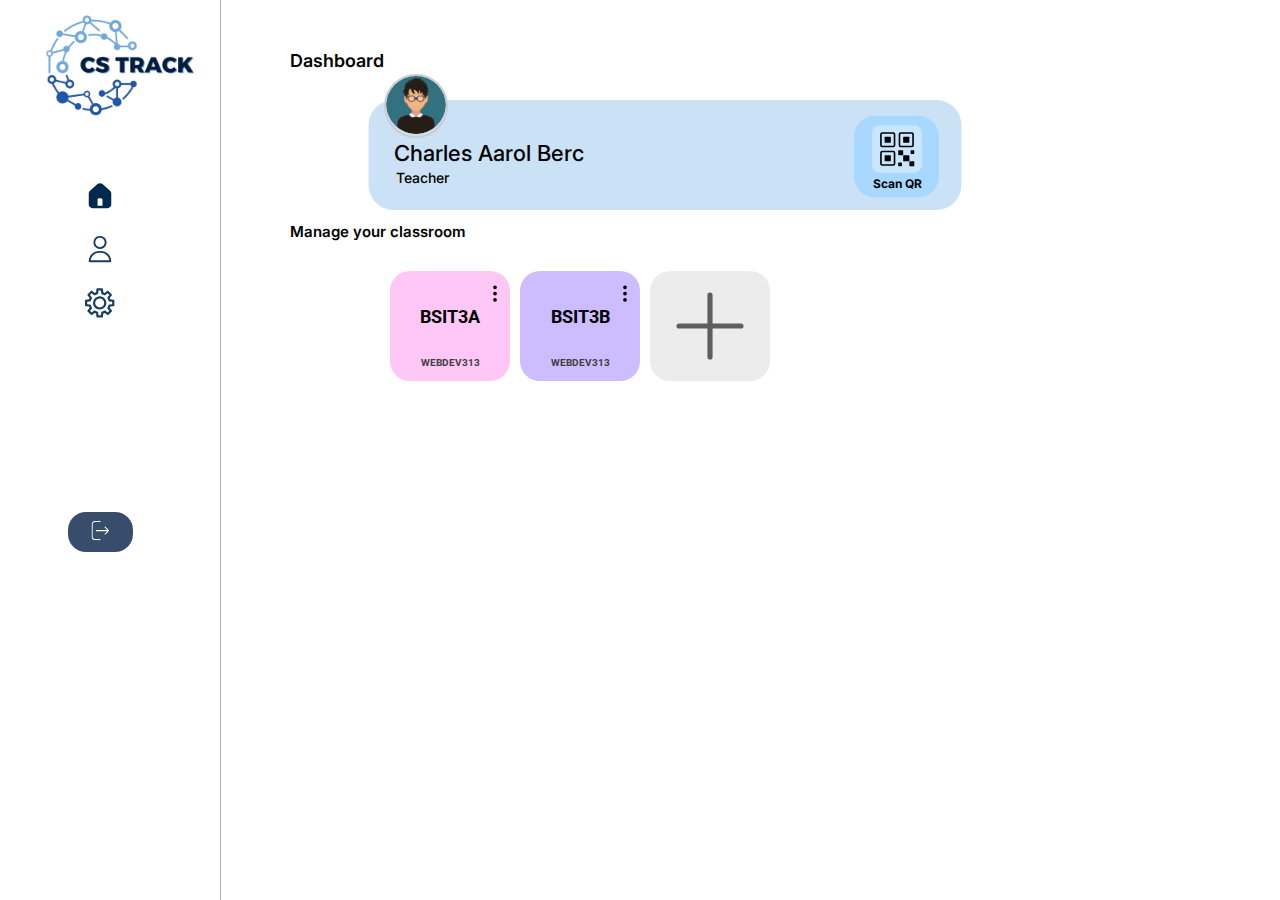
<file: dashboard UI/dashboard.html>
<!DOCTYPE html>
<html lang="en">
<head>
    <meta charset="UTF-8">
    <meta name="viewport" content="width=device-width, initial-scale=1.0">
    <link rel="stylesheet" href="dashboard.css">
    <link rel="preconnect" href="https://fonts.googleapis.com">
<link rel="preconnect" href="https://fonts.gstatic.com" crossorigin>
<link href="https://fonts.googleapis.com/css2?family=Roboto:ital,wght@0,100;0,300;0,400;0,500;0,700;0,900;1,100;1,300;1,400;1,500;1,700;1,900&display=swap" rel="stylesheet">
<link rel="preconnect" href="https://fonts.googleapis.com">
<link rel="preconnect" href="https://fonts.gstatic.com" crossorigin>
<link href="https://fonts.googleapis.com/css2?family=Inter:wght@100..900&display=swap" rel="stylesheet">

<title>CCSTrack</title>
</head>
<body>
    <div class="sidebar">
        <img src="../svgs/logo.png" class="logo">
        <ul>
            <li><a href="#">
                <img src="../svgs/home.svg" class="icons">
            </a></li>
            <li><a href="#">
                <img src="../svgs/profile.svg" class="icons">
            </a></li>
            <li><a href="#">
                <img src="../svgs/settings.svg" class="icons">
            </a></li>
        </ul>
        <button class="logout"><svg width="19" height="20" viewBox="0 0 19 20" fill="none" xmlns="http://www.w3.org/2000/svg">
            <g clip-path="url(#clip0_86_456)">
            <path d="M9.00851 18.1057H4.07723C2.73707 18.1057 1.6497 16.997 1.6497 15.6397V3.56652C1.6497 2.20513 2.74108 1.10053 4.07723 1.10053H9.08876C9.38969 1.10053 9.63043 0.855965 9.63043 0.550263C9.63043 0.244561 9.38969 0 9.08876 0H4.07723C2.13922 0 0.566345 1.60188 0.566345 3.56652V15.6397C0.566345 17.6084 2.14323 19.2062 4.07723 19.2062H9.00851C9.30944 19.2062 9.55019 18.9617 9.55019 18.656C9.55019 18.3503 9.30543 18.1057 9.00851 18.1057Z" fill="#FFFFFF"/>
            <path d="M17.9325 9.21589L14.4898 5.71866C14.2771 5.50263 13.9361 5.50263 13.7234 5.71866C13.5108 5.93469 13.5108 6.28115 13.7234 6.49718L16.2432 9.05692H5.25317C4.95223 9.05692 4.71149 9.30149 4.71149 9.60719C4.71149 9.91289 4.95223 10.1574 5.25317 10.1574H16.2432L13.7234 12.7172C13.5108 12.9332 13.5108 13.2797 13.7234 13.4957C13.8277 13.6017 13.9682 13.6588 14.1046 13.6588C14.241 13.6588 14.3815 13.6058 14.4858 13.4957L17.9284 9.99849C18.1451 9.77838 18.1451 9.42784 17.9325 9.21589Z" fill="#FFFFFF"/>
            </g>
            <defs>
            <clipPath id="clip0_86_456">
            <rect width="18.0763" height="19.2372" fill="white" transform="translate(0.557861)"/>
            </clipPath>
            </defs>
            </svg></button>
    </div>
   <div class="main-content">
        <h1>Dashboard</h1>
        <div class="top-container">
            <div class="profile-container">
                <!-- Profile image -->
                <a href="#profile.html">
                <img src="../svgs/dashboard svgs/profile.png" alt="Profile Image" class="profile-image">
                </a>
            </div>
        <img src="../svgs/topfloater.svg" class="top-float">
           <!-- name of teacher --> <h2> Charles Aarol Berc</h2>
        <h4> Teacher</h4>
        <img src="../svgs/bluecont.svg" class="rect">
      <!--  qr to add a section -->  <a href="" class="qricon"> <img src="../svgs/qr.svg"> </a>
        <h5>Scan QR</h5>
    </div>
        <div class="manage"><h1> Manage your classroom</h1></div>
            <div class="manage-classroom">
                <a href="#BSIT3A.html">  <div class="section-container1"> 
                                <h3>BSIT3A</h3>
                                <h4>WEBDEV313</h4>
                                <svg class="dots-svg" fill="#000000" height="20" viewBox="0 0 16 16" width="16" xmlns="http://www.w3.org/2000/svg"><path d="M9.5 13a1.5 1.5 0 1 1-3 0 1.5 1.5 0 0 1 3 0zm0-5a1.5 1.5 0 1 1-3 0 1.5 1.5 0 0 1 3 0zm0-5a1.5 1.5 0 1 1-3 0 1.5 1.5 0 0 1 3 0z"/></svg>
                             </div>
                </a>
                <a href="#BSIT3B.html">  <div class="section-container2"> 
                                    <h3>BSIT3B</h3>
                                    <h4>WEBDEV313</h4>
                                     <svg class="dots-svg" fill="#000000" height="20" viewBox="0 0 16 16" width="16" xmlns="http://www.w3.org/2000/svg"><path d="M9.5 13a1.5 1.5 0 1 1-3 0 1.5 1.5 0 0 1 3 0zm0-5a1.5 1.5 0 1 1-3 0 1.5 1.5 0 0 1 3 0zm0-5a1.5 1.5 0 1 1-3 0 1.5 1.5 0 0 1 3 0z"/></svg>
                            </div>
                 </a>
                 <a href="#addsection??">  <div class="add-section"> 
                    <?xml version="1.0" ?><svg height="110px" width="110px" viewBox="0 0 32 32" xmlns="http://www.w3.org/2000/svg"><defs><style>.cls-1{fill:none;stroke:#5f5e5e;stroke-linecap:round;stroke-linejoin:round;stroke-width:1.5px;}</style></defs><title/><g id="plus"><line class="cls-1" x1="16" x2="16" y1="7" y2="25"/><line class="cls-1" x1="7" x2="25" y1="16" y2="16"/></g></svg>
                            </div>
                </a>
             </div>
    </div>
          
</body>
</html>
</file>
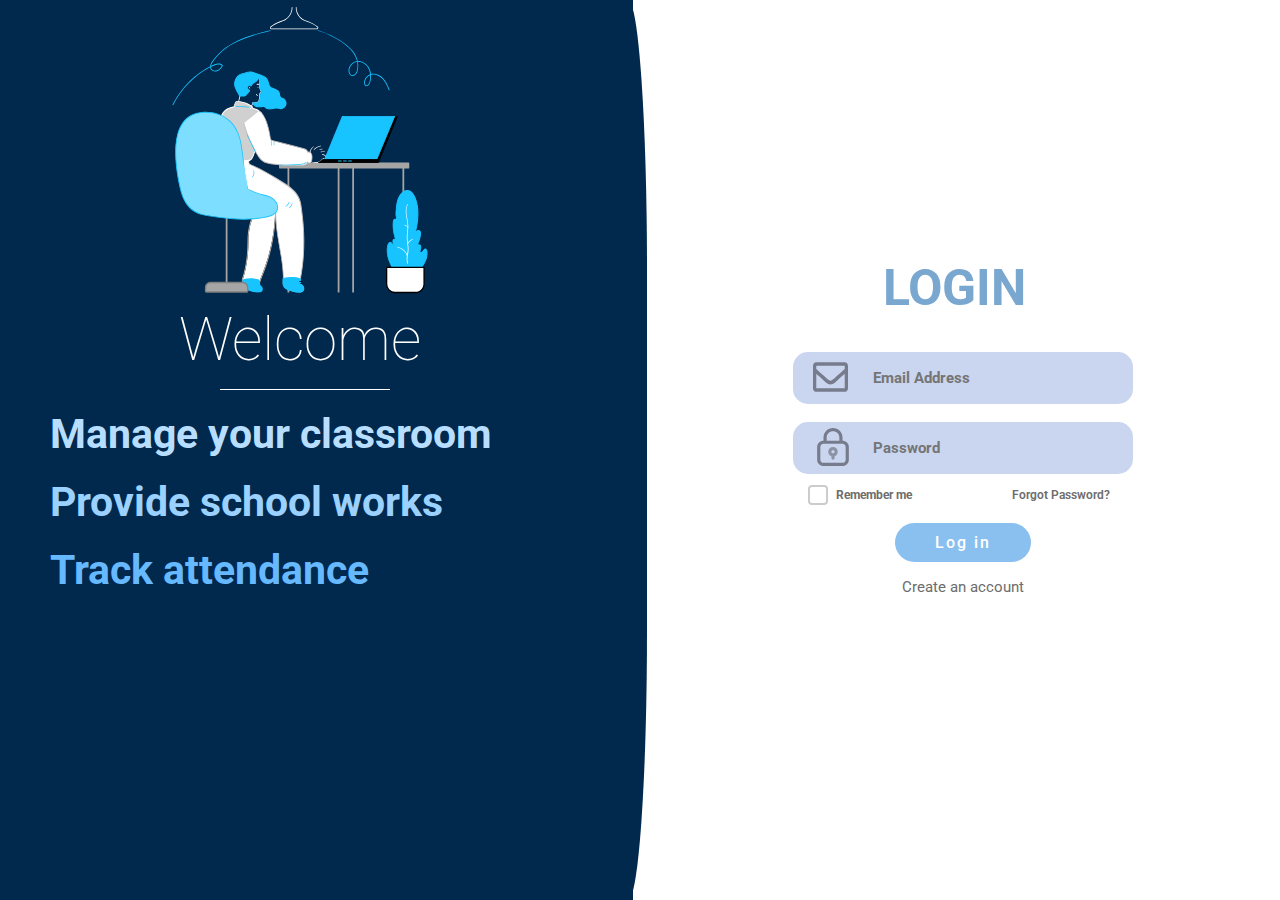
<file: login UI/login.html>
<!DOCTYPE html>
<html lang="en">
<head>
    <meta charset="UTF-8">
    <meta name="viewport" content="width=device-width, initial-scale=1.0">
    <link rel="stylesheet" href="login.css">
    <link rel="preconnect" href="https://fonts.googleapis.com">
<link rel="preconnect" href="https://fonts.gstatic.com" crossorigin>
<link href="https://fonts.googleapis.com/css2?family=Roboto:ital,wght@0,100;0,300;0,400;0,500;0,700;0,900;1,100;1,300;1,400;1,500;1,700;1,900&display=swap" rel="stylesheet">
    <title>CCSTrack</title>
</head>
<body>

             <div class="half">   
                  <div class="svg-container">
                        <img src="../svgs/illustration.svg" alt="illus">
                           <div class="welcome">
                               <h1> Welcome</h1>
                           </div>
                           <div class="line">
                            <img src="../svgs/line.svg" alt="line">
                           </div>
                   </div>
                   <div class="catchphrase">
                        <div class="catch1">
                            <h3>Manage your classroom</h3>
                        </div>
                        <div class="catch2">
                            <h3>Provide school works</h3>
                        </div>
                        <div class="catch3">
                            <h3>Track attendance</h3>
                        </div>
                   </div>
             </div>
        <div class="center">

        </div>
        <div class="half2">
                <div class="login">
                    <h1>LOGIN</h1>
                </div>
                <div class="PlaceHolders">
                    <div class="emailad">
                    <img src="../svgs/emaillogo.svg" alt="Logo" class="logo">
                    <input type="text"  class="email-input" placeholder="Email Address">
                    </div>
                    <div class="passw">
                        <img src="../svgs/passwordlogo.svg" alt="Logo" class="logo">
                        <input type="text"  class="password-input" placeholder="Password">
                        </div>
                        <label class="checkbox-container">
                            <input type="checkbox" class="checkbox">
                            <span class="text">Remember me</span>
                            <a href="">Forgot Password?</a>
                        </label>
                        <button class="login-button">Log in</button>
                        <label class="alreadycon"> <a href="">Create an account</a></label>
                </div>
        </div>     
    
</body>
</html>
</file>
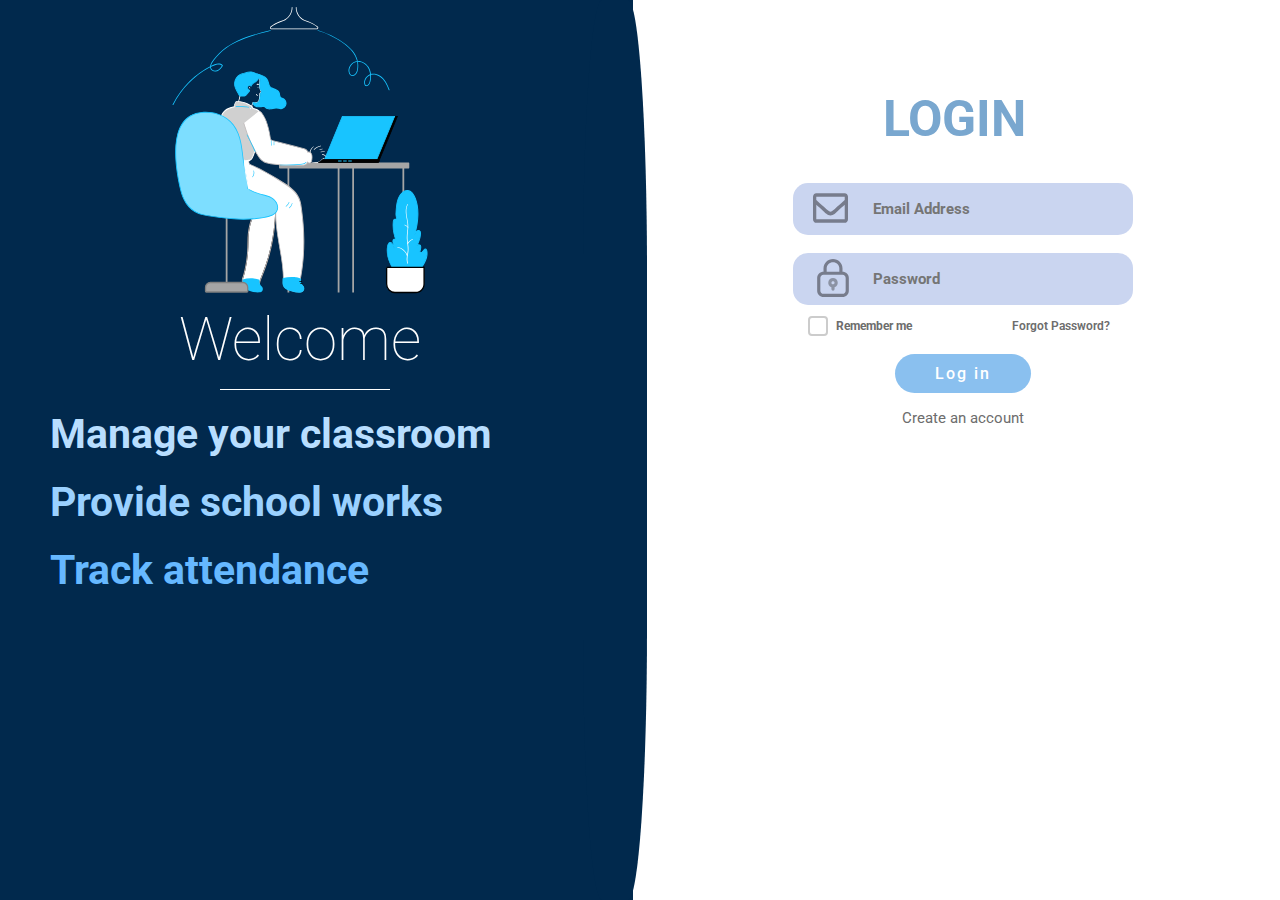
<file: login/login.html>
<!DOCTYPE html>
<html lang="en">
<head>
    <meta charset="UTF-8">
    <meta name="viewport" content="width=device-width, initial-scale=1.0">
    <link rel="stylesheet" href="login.css">
    <link rel="preconnect" href="https://fonts.googleapis.com">
<link rel="preconnect" href="https://fonts.gstatic.com" crossorigin>
<link href="https://fonts.googleapis.com/css2?family=Roboto:ital,wght@0,100;0,300;0,400;0,500;0,700;0,900;1,100;1,300;1,400;1,500;1,700;1,900&display=swap" rel="stylesheet">
    <title>CCSTrack</title>
</head>
<body>

             <div class="half">   
                  <div class="svg-container">
                        <img src="../svgs/illustration.svg" alt="illus">
                           <div class="welcome">
                               <h1> Welcome</h1>
                           </div>
                           <div class="line">
                            <img src="../svgs/line.svg" alt="line">
                           </div>
                   </div>
                   <div class="catchphrase">
                        <div class="catch1">
                            <h3>Manage your classroom</h3>
                        </div>
                        <div class="catch2">
                            <h3>Provide school works</h3>
                        </div>
                        <div class="catch3">
                            <h3>Track attendance</h3>
                        </div>
                   </div>
             </div>
        <div class="center">

        </div>
        <div class="half2">
                <div class="login">
                    <h1>LOGIN</h1>
                </div>
                
                <div class="PlaceHolders">
                    <div class="emailad">
                    <img src="../svgs/emaillogo.svg" alt="Logo" class="logo">
                    <input type="text"  class="email-input" placeholder="Email Address">
                    </div>
                    <div class="passw">
                        <img src="../svgs/passwordlogo.svg" alt="Logo" class="logo">
                        <input type="text"  class="password-input" placeholder="Password">
                        </div>
                        <label class="checkbox-container">
                            <input type="checkbox" class="checkbox">
                            <span class="text">Remember me</span>
                            <a href="">Forgot Password?</a>
                        </label>
                        <button class="login-button">Log in</button>
                        <label class="alreadycon"> <a href="">Create an account</a></label>
                </div>
        </div>     
    
</body>
</html>
</file>
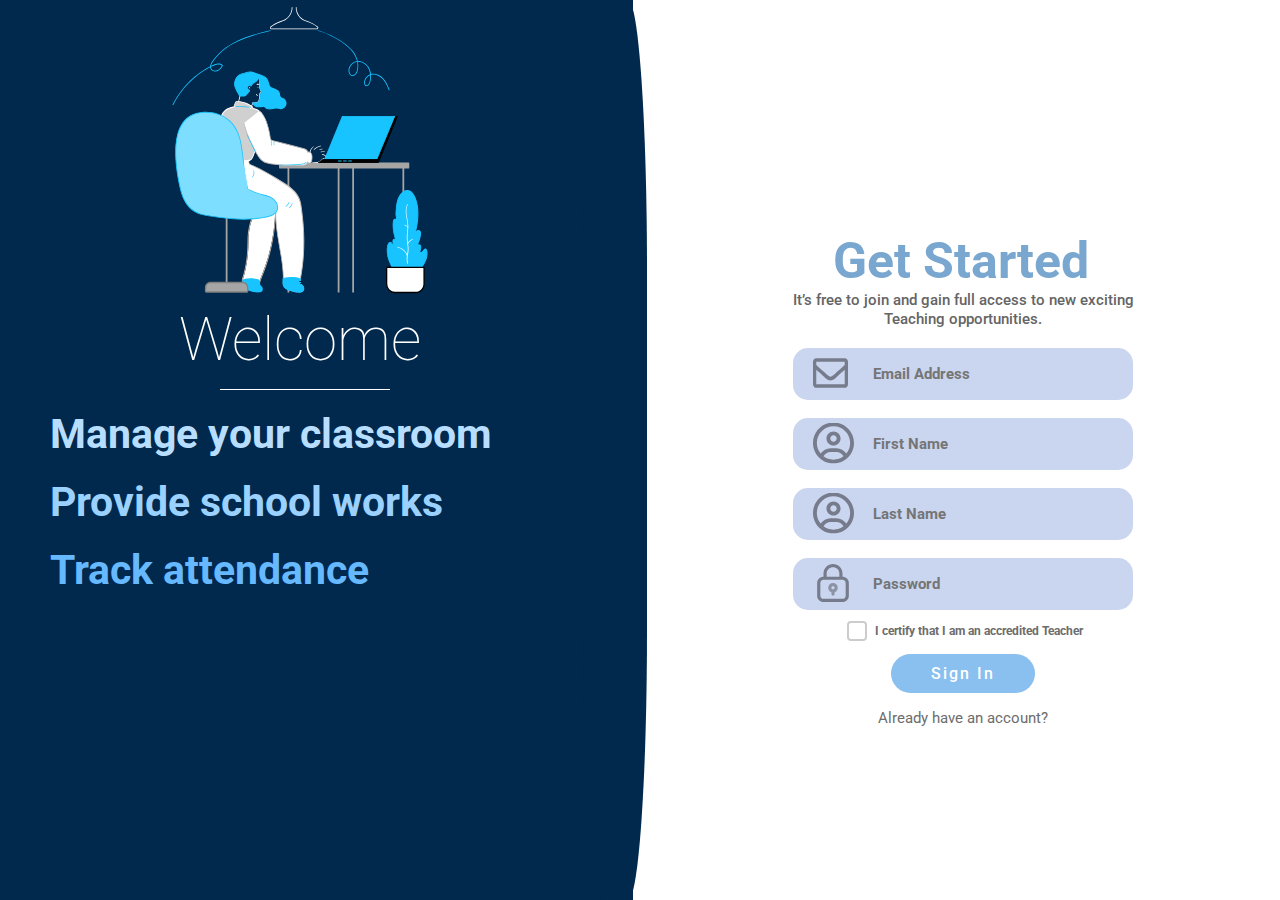
<file: register UI/register.html>
<!DOCTYPE html>
<html lang="en">
<head>
    <meta charset="UTF-8">
    <meta name="viewport" content="width=device-width, initial-scale=1.0">
    <link rel="stylesheet" href="register.css">
    <link rel="preconnect" href="https://fonts.googleapis.com">
<link rel="preconnect" href="https://fonts.gstatic.com" crossorigin>
<link href="https://fonts.googleapis.com/css2?family=Roboto:ital,wght@0,100;0,300;0,400;0,500;0,700;0,900;1,100;1,300;1,400;1,500;1,700;1,900&display=swap" rel="stylesheet">
    <title>CCSTrack</title>
</head>
<body>

        <div class="half">   
            <div class="svg-container">
                <img src="../svgs/illustration.svg" alt="illus">
                    <div class="welcome">
                        <h1> Welcome</h1>
                    </div>
                    <div class="line">
                    <img src="../svgs/line.svg" alt="line">
                    </div>
            </div>
            <div class="catchphrase">
                <div class="catch1">
                    <h3>Manage your classroom</h3>
                </div>
                <div class="catch2">
                    <h3>Provide school works</h3>
                </div>
                <div class="catch3">
                    <h3>Track attendance</h3>
                </div>
            </div>
        </div>
        <div class="center">

        </div>
        <div class="half2">
                <div class="getstarted">
                    <h1>Get Started</h1>
                </div>
                <div class="phrase">
                    <h1>It’s free to join and gain full access to new exciting Teaching opportunities. </h1>
                </div>
                <div class="PlaceHolders">
                    <div class="emailad">
                    <img src="../svgs/emaillogo.svg" alt="Logo" class="logo">
                    <input type="text"  class="email-input" placeholder="Email Address">
                    </div>
                    <div class="firstn">
                        <img src="../svgs/personlogo.svg" alt="Logo" class="logo">
                        <input type="text"  class="first-input" placeholder="First Name">
                    </div>
                    <div class="lastn">
                        <img src="../svgs/personlogo.svg" alt="Logo" class="logo">
                        <input type="text"  class="last-input" placeholder="Last Name">
                    </div>
                    <div class="passw">
                        <img src="../svgs/passwordlogo.svg" alt="Logo" class="logo">
                        <input type="text"  class="password-input" placeholder="Password">
                    </div>
                    <label class="checkbox-container">
                        <input type="checkbox" class="checkbox">
                        <span class="text">I certify that I am an accredited Teacher</span>
                    </label>
                    <button class="signin-button">Sign In</button>
                    <label class="alreadycon">
                        <a href="">Already have an account?</a>
                    </label>
                </div>
        </div>     
    
</body>
</html>
</file>
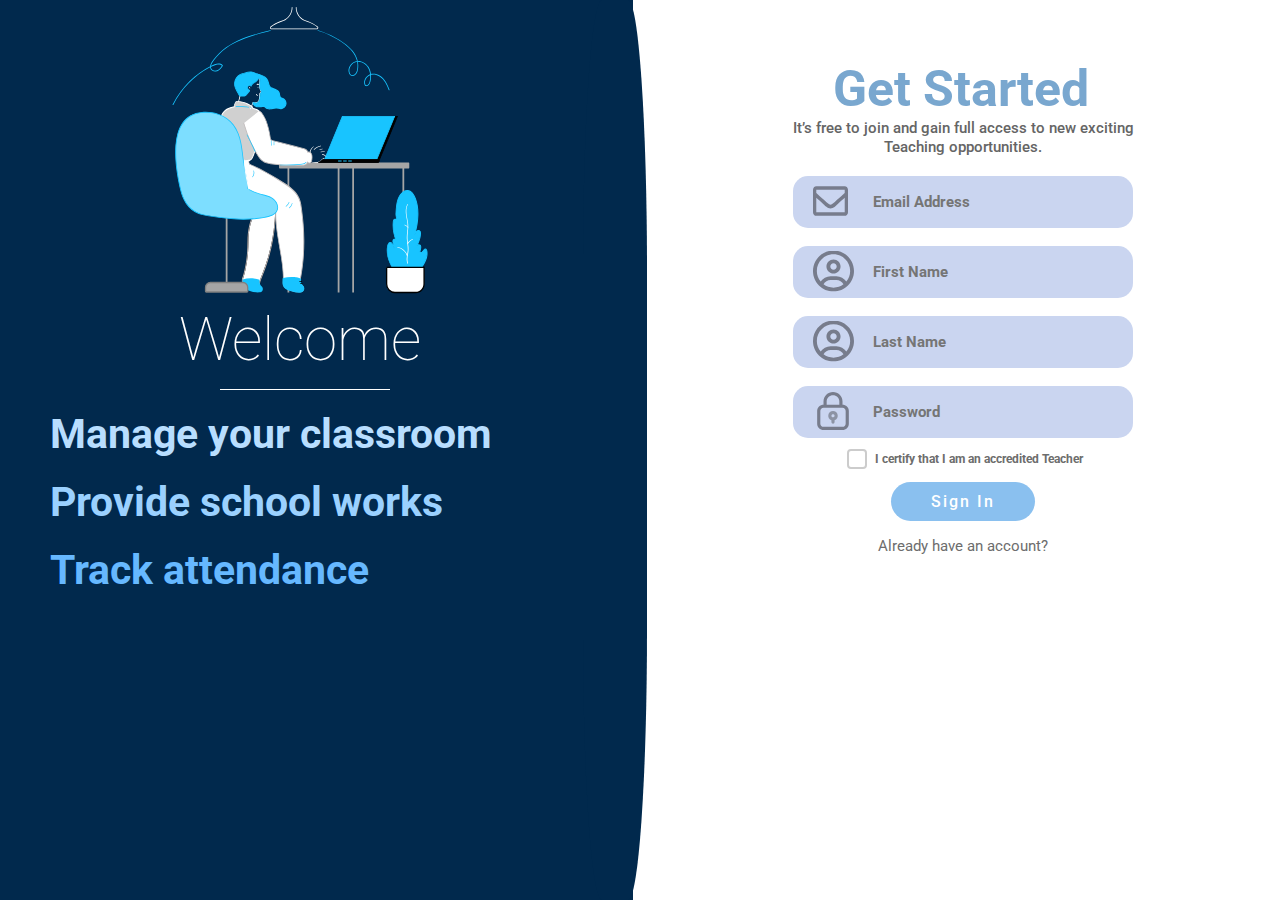
<file: register/register.html>
<!DOCTYPE html>
<html lang="en">
<head>
    <meta charset="UTF-8">
    <meta name="viewport" content="width=device-width, initial-scale=1.0">
    <link rel="stylesheet" href="register.css">
    <link rel="preconnect" href="https://fonts.googleapis.com">
<link rel="preconnect" href="https://fonts.gstatic.com" crossorigin>
<link href="https://fonts.googleapis.com/css2?family=Roboto:ital,wght@0,100;0,300;0,400;0,500;0,700;0,900;1,100;1,300;1,400;1,500;1,700;1,900&display=swap" rel="stylesheet">
    <title>CCSTrack</title>
</head>
<body>

             <div class="half">   
                  <div class="svg-container">
                        <img src="../svgs/illustration.svg" alt="illus">
                           <div class="welcome">
                               <h1> Welcome</h1>
                           </div>
                           <div class="line">
                            <img src="../svgs/line.svg" alt="line">
                           </div>
                   </div>
                   <div class="catchphrase">
                        <div class="catch1">
                            <h3>Manage your classroom</h3>
                        </div>
                        <div class="catch2">
                            <h3>Provide school works</h3>
                        </div>
                        <div class="catch3">
                            <h3>Track attendance</h3>
                        </div>
                   </div>
             </div>
        <div class="center">

        </div>
        <div class="half2">
                <div class="getstarted">
                    <h1>Get Started</h1>
                </div>
                <div class="phrase">
                    <h1>It’s free to join and gain full access to new exciting Teaching opportunities. </h1>
                </div>
                <div class="PlaceHolders">
                    <div class="emailad">
                    <img src="../svgs/emaillogo.svg" alt="Logo" class="logo">
                    <input type="text"  class="email-input" placeholder="Email Address">
                    </div>
                    <div class="firstn">
                        <img src="../svgs/personlogo.svg" alt="Logo" class="logo">
                        <input type="text"  class="first-input" placeholder="First Name">
                        </div>
                        <div class="lastn">
                            <img src="../svgs/personlogo.svg" alt="Logo" class="logo">
                            <input type="text"  class="last-input" placeholder="Last Name">
                            </div>
                            <div class="passw">
                                <img src="../svgs/passwordlogo.svg" alt="Logo" class="logo">
                                <input type="text"  class="password-input" placeholder="Password">
                                </div>
                                <label class="checkbox-container">
                                    <input type="checkbox" class="checkbox">
                                    <span class="text">I certify that I am an accredited Teacher</span>
                                </label>
                                <button class="signin-button">Sign In</button>
                                <label class="alreadycon"> <a href="">Already have an account?</a></label>
                </div>
        </div>     
    
</body>
</html>
</file>
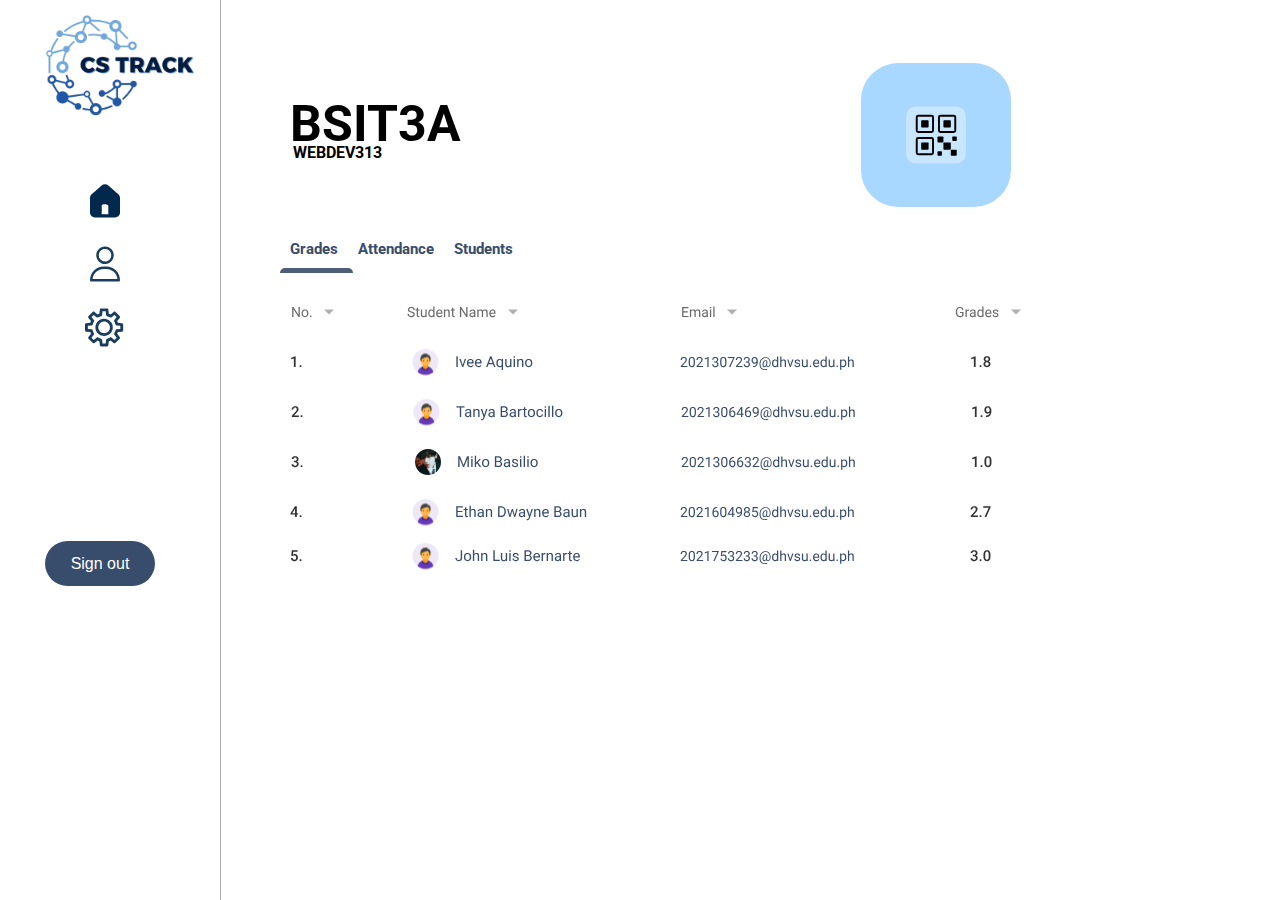
<file: section grades UI/sectiongrades.html>
<!DOCTYPE html>
<html lang="en">
<head>
    <meta charset="UTF-8">
    <meta name="viewport" content="width=device-width, initial-scale=1.0">
    <link rel="stylesheet" href="sectiongrades.css">
    <link rel="preconnect" href="https://fonts.googleapis.com">
<link rel="preconnect" href="https://fonts.gstatic.com" crossorigin>
<link href="https://fonts.googleapis.com/css2?family=Roboto:ital,wght@0,100;0,300;0,400;0,500;0,700;0,900;1,100;1,300;1,400;1,500;1,700;1,900&display=swap" rel="stylesheet">
<link rel="preconnect" href="https://fonts.googleapis.com">
<link rel="preconnect" href="https://fonts.gstatic.com" crossorigin>
<link href="https://fonts.googleapis.com/css2?family=Inter:wght@100..900&display=swap" rel="stylesheet">

<title>CCSTrack</title>
</head>
<body>
    <div class="sidebar">
        <img src="../svgs/logo.png" class="logo">
        <ul>
            <li><a href="#">
                <img src="../svgs/home.svg">
            </a></li>
            <li><a href="#">
                <img src="../svgs/profile.svg">
            </a></li>
            <li><a href="#">
                <img src="../svgs/settings.svg">
            </a></li>
        </ul>
        <button class="logout">Sign out</button>
    </div>
   <div class="main-content">
       <div class="top-floater">
        <div class="section-sub">
        <h1>BSIT3A</h1>
        <h4>WEBDEV313</h4>
    </div>
            <img src="../svgs/bluecont.svg" class="bluecont">
            <img src="../svgs/qr.svg" class="qr">
       </div>

            <div class="category">
                <h1>
                    Grades
                </h1>
                <h1>
                    Attendance
                </h1>
                <h1>
                    Students
                </h1>
            </div>
            <img src="../svgs/sectiongrade svgs/blueline.svg" class="blueline">
            <img src="../svgs/sectiongrade svgs/grades.svg" class="grades">
    </div>
          
</body>
</html>
</file>
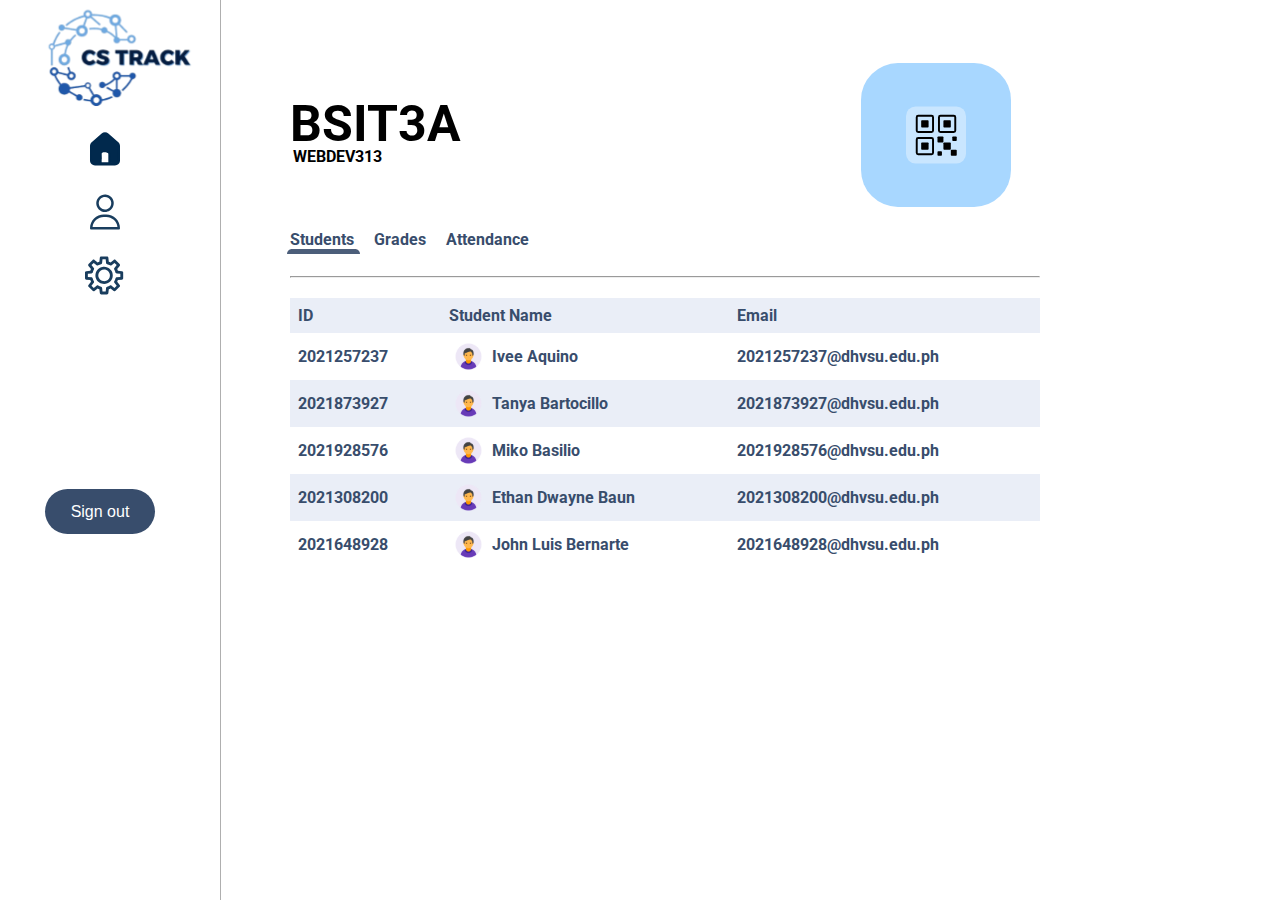
<file: section grades UI/attendance/attendance.html>
<!DOCTYPE html>
<html lang="en">
<head>
    <meta charset="UTF-8">
    <meta name="viewport" content="width=device-width, initial-scale=1.0">
    <link rel="stylesheet" href="attendance.css">
    <link rel="preconnect" href="https://fonts.googleapis.com">
<link rel="preconnect" href="https://fonts.gstatic.com" crossorigin>
<link href="https://fonts.googleapis.com/css2?family=Roboto:ital,wght@0,100;0,300;0,400;0,500;0,700;0,900;1,100;1,300;1,400;1,500;1,700;1,900&display=swap" rel="stylesheet">
<link rel="preconnect" href="https://fonts.googleapis.com">
<link rel="preconnect" href="https://fonts.gstatic.com" crossorigin>
<link href="https://fonts.googleapis.com/css2?family=Inter:wght@100900&display=swap" rel="stylesheet">

<title>CCSTrack</title>
</head>
<body>
    <div class="sidebar">

        <a href="buttons"><img src="/svgs/logo.svg "class="logo"></a>
           
        <ul>
            <li><a href="buttons"><img src="/svgs/home.svg"></a></li>
            <li><a href="buttons"><img src="/svgs/profile.svg"></a></li>
            <li><a href="buttons"><img src="/svgs/settings.svg"></a></li>
        </ul>
        <button class="logout">Sign out</button>
    </div>
   <div class="main-content">
       <div class="top-floater">
        <div class="section-sub">
        <h1>BSIT3A</h1><br>
        <br><h4>WEBDEV313</h4>
    </div>
    <img src="/svgs/bluecont.svg" class="bluecont">
    <a href="qr"><img src="/svgs/qr.svg" class="qr"></a>
       </div>

            <div class="category">
                <a href=""><h1>Students</h1></a>
                <a href=""><h1>Grades</h1></a>
                <a href=""><h1>Attendance</h1></a>
            </div>
            
            <img src="/svgs/sectiongrade svgs/blueline.svg" class="blueline">
            <hr>
            <div class="category">
                <table>
                    <thead>
                      <tr>
                        <th><h1>ID</h1></th>
                        <th><h1>Student Name</h1></th>
                        <th><h1>Email</h1></th>
                      </tr>
                    </thead>
                    <tbody>
                      <tr>
                        <td><h1>2021257237</h1></td>
                        <td>
                          <a href="" class="studentprofile">
                              <img src="/svgs/student svg/studprofile.svg" class="studprofile">
                              <h1>Ivee Aquino</h1>
                            </a>
                          </td>
                        <td><a href=""><h1>2021257237@dhvsu.edu.ph</h1></a></td>
                      </tr>
                      <tr>
                        <td><h1>2021873927</h1></td>
                        <td>
                          <a href="" class="studentprofile">
                              <img src="/svgs/student svg/studprofile.svg" class="studprofile">
                              <h1>Tanya Bartocillo</h1>
                            </a>
                          </td>
                        <td><a href=""><h1>2021873927@dhvsu.edu.ph</h1></a></td>
                      </tr>
                      <tr>
                        <td><h1>2021928576</h1></td>
                        <td>
                          <a href="" class="studentprofile">
                            <img src="/svgs/student svg/studprofile.svg" class="studprofile">
                            <h1>Miko Basilio</h1>
                          </a>
                        </td>
                        <td><a href=""><h1>2021928576@dhvsu.edu.ph</h1></a></td>
                      </tr>
                      <tr>
                        <td><h1>2021308200</h1></td>
                        <td>
                          <a href="" class="studentprofile">
                            <img src="/svgs/student svg/studprofile.svg" class="studprofile">
                            <h1>Ethan Dwayne Baun</h1>
                          </a>
                        </td>
                        <td><a href=""><h1>2021308200@dhvsu.edu.ph</h1></a></td>
                      </tr>
                      <tr>
                        <td><h1>2021648928</h1></td>
                        <td>
                        <a href="" class="studentprofile">
                            <img src="/svgs/student svg/studprofile.svg" class="studprofile">
                            <h1>John Luis Bernarte</h1>
                          </a>
                        </td>
                        <td><a href=""><h1>2021648928@dhvsu.edu.ph</h1></a></td>
                      </tr>
                    </tbody>
                  </table>
                
              </div>
            </div>

    </div>
    
</body>
</html>
</file>
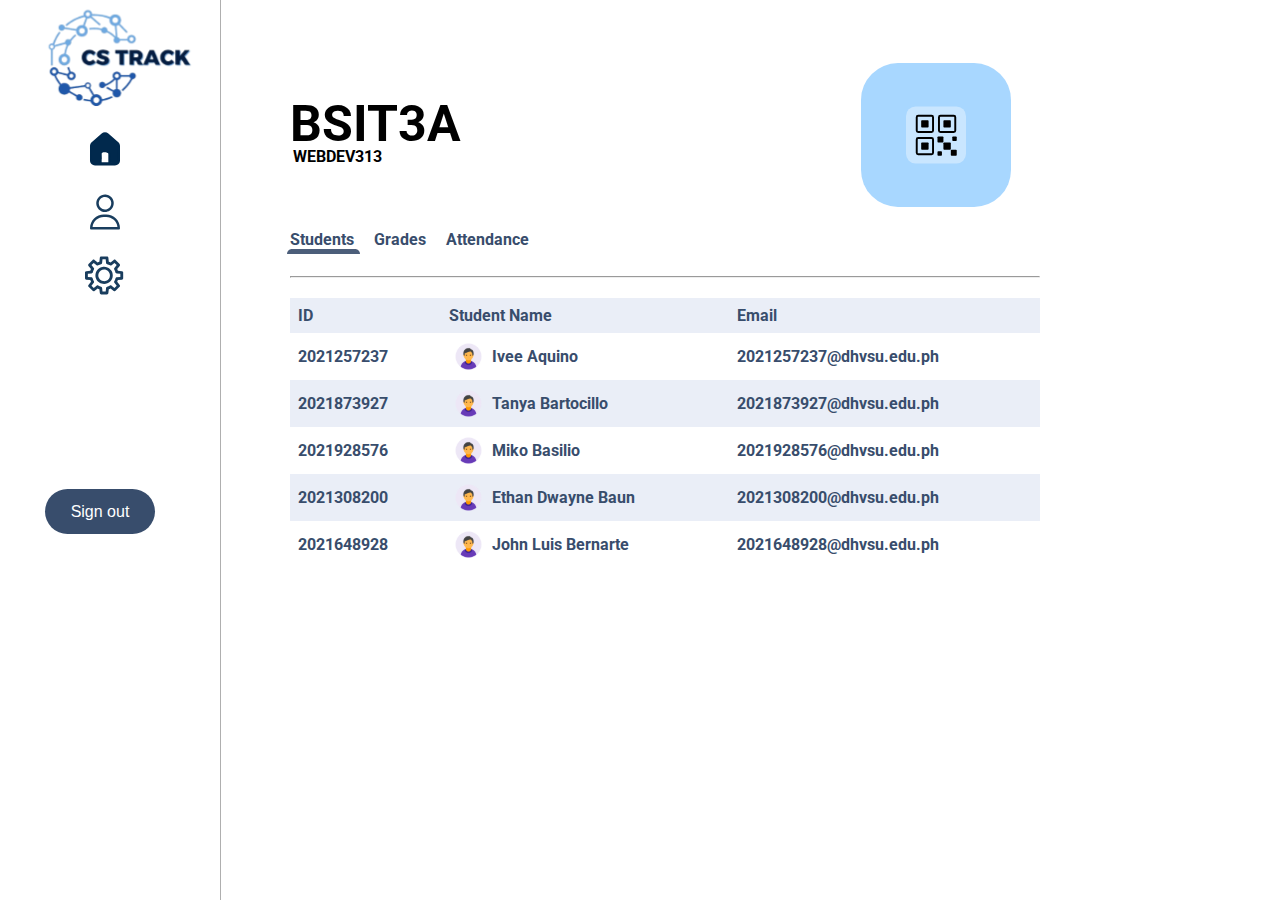
<file: section grades UI/grades ui/grades.html>
<!DOCTYPE html>
<html lang="en">
<head>
    <meta charset="UTF-8">
    <meta name="viewport" content="width=device-width, initial-scale=1.0">
    <link rel="stylesheet" href="grades.css">
    <link rel="preconnect" href="https://fonts.googleapis.com">
<link rel="preconnect" href="https://fonts.gstatic.com" crossorigin>
<link href="https://fonts.googleapis.com/css2?family=Roboto:ital,wght@0,100;0,300;0,400;0,500;0,700;0,900;1,100;1,300;1,400;1,500;1,700;1,900&display=swap" rel="stylesheet">
<link rel="preconnect" href="https://fonts.googleapis.com">
<link rel="preconnect" href="https://fonts.gstatic.com" crossorigin>
<link href="https://fonts.googleapis.com/css2?family=Inter:wght@100900&display=swap" rel="stylesheet">

<title>CCSTrack</title>
</head>
<body>
    <div class="sidebar">

        <a href="buttons"><img src="/svgs/logo.svg "class="logo"></a>
           
        <ul>
            <li><a href="buttons"><img src="/svgs/home.svg"></a></li>
            <li><a href="buttons"><img src="/svgs/profile.svg"></a></li>
            <li><a href="buttons"><img src="/svgs/settings.svg"></a></li>
        </ul>
        <button class="logout">Sign out</button>
    </div>
   <div class="main-content">
       <div class="top-floater">
        <div class="section-sub">
        <h1>BSIT3A</h1><br>
        <br><h4>WEBDEV313</h4>
    </div>
    <img src="/svgs/bluecont.svg" class="bluecont">
    <a href="qr"><img src="/svgs/qr.svg" class="qr"></a>
       </div>

            <div class="category">
                <a href=""><h1>Students</h1></a>
                <a href=""><h1>Grades</h1></a>
                <a href=""><h1>Attendance</h1></a>
            </div>
            
            <img src="/svgs/sectiongrade svgs/blueline.svg" class="blueline">
            <hr>
            <div class="category">
                <table>
                    <thead>
                      <tr>
                        <th><h1>ID</h1></th>
                        <th><h1>Student Name</h1></th>
                        <th><h1>Email</h1></th>
                      </tr>
                    </thead>
                    <tbody>
                      <tr>
                        <td><h1>2021257237</h1></td>
                        <td>
                          <a href="" class="studentprofile">
                              <img src="/svgs/student svg/studprofile.svg" class="studprofile">
                              <h1>Ivee Aquino</h1>
                            </a>
                          </td>
                        <td><a href=""><h1>2021257237@dhvsu.edu.ph</h1></a></td>
                      </tr>
                      <tr>
                        <td><h1>2021873927</h1></td>
                        <td>
                          <a href="" class="studentprofile">
                              <img src="/svgs/student svg/studprofile.svg" class="studprofile">
                              <h1>Tanya Bartocillo</h1>
                            </a>
                          </td>
                        <td><a href=""><h1>2021873927@dhvsu.edu.ph</h1></a></td>
                      </tr>
                      <tr>
                        <td><h1>2021928576</h1></td>
                        <td>
                          <a href="" class="studentprofile">
                            <img src="/svgs/student svg/studprofile.svg" class="studprofile">
                            <h1>Miko Basilio</h1>
                          </a>
                        </td>
                        <td><a href=""><h1>2021928576@dhvsu.edu.ph</h1></a></td>
                      </tr>
                      <tr>
                        <td><h1>2021308200</h1></td>
                        <td>
                          <a href="" class="studentprofile">
                            <img src="/svgs/student svg/studprofile.svg" class="studprofile">
                            <h1>Ethan Dwayne Baun</h1>
                          </a>
                        </td>
                        <td><a href=""><h1>2021308200@dhvsu.edu.ph</h1></a></td>
                      </tr>
                      <tr>
                        <td><h1>2021648928</h1></td>
                        <td>
                        <a href="" class="studentprofile">
                            <img src="/svgs/student svg/studprofile.svg" class="studprofile">
                            <h1>John Luis Bernarte</h1>
                          </a>
                        </td>
                        <td><a href=""><h1>2021648928@dhvsu.edu.ph</h1></a></td>
                      </tr>
                    </tbody>
                  </table>
                
              </div>
            </div>

    </div>
    
</body>
</html>
</file>
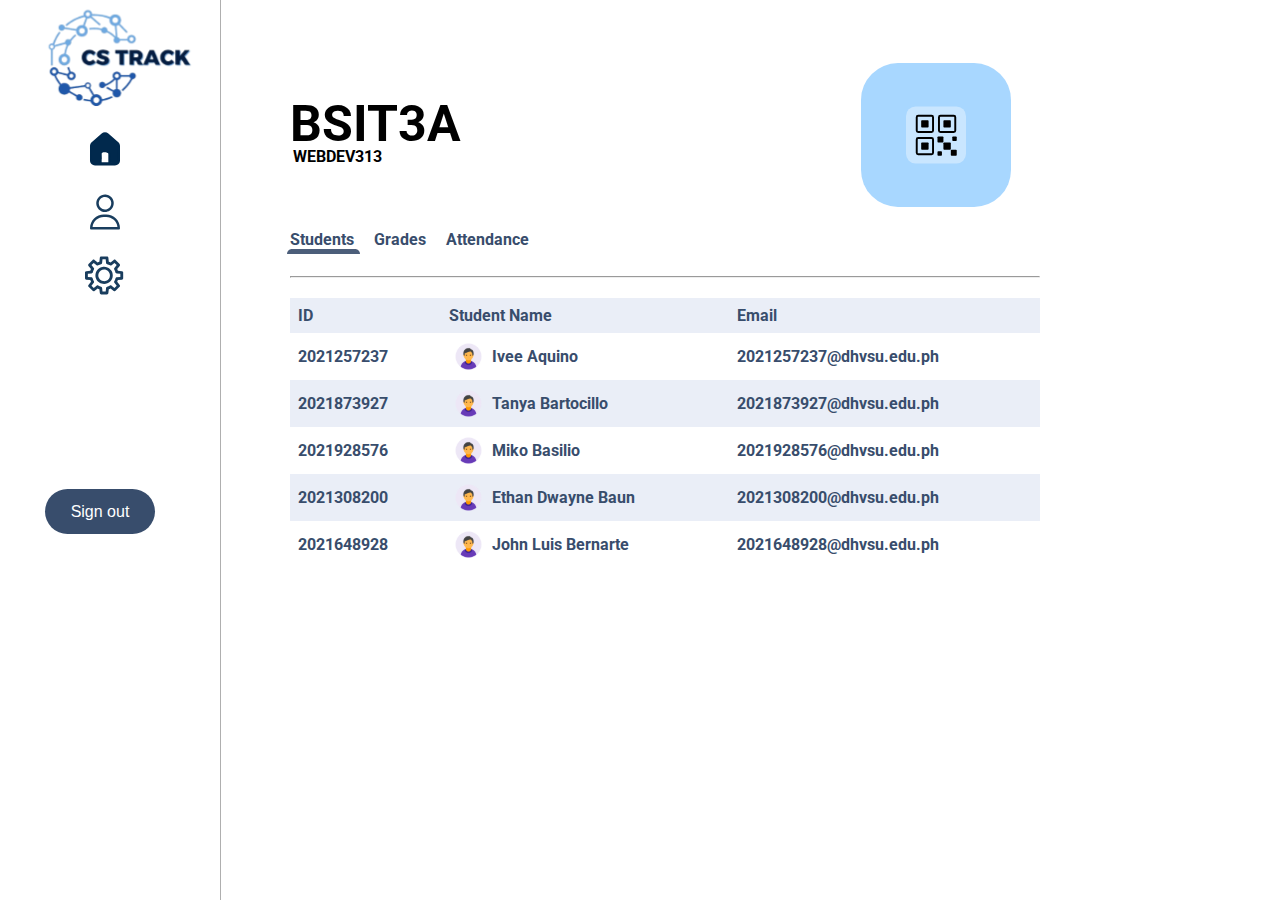
<file: section grades UI/students ui/students.html>
<!DOCTYPE html>
<html lang="en">
<head>
    <meta charset="UTF-8">
    <meta name="viewport" content="width=device-width, initial-scale=1.0">
    <link rel="stylesheet" href="students.css">
    <link rel="preconnect" href="https://fonts.googleapis.com">
<link rel="preconnect" href="https://fonts.gstatic.com" crossorigin>
<link href="https://fonts.googleapis.com/css2?family=Roboto:ital,wght@0,100;0,300;0,400;0,500;0,700;0,900;1,100;1,300;1,400;1,500;1,700;1,900&display=swap" rel="stylesheet">
<link rel="preconnect" href="https://fonts.googleapis.com">
<link rel="preconnect" href="https://fonts.gstatic.com" crossorigin>
<link href="https://fonts.googleapis.com/css2?family=Inter:wght@100900&display=swap" rel="stylesheet">

<title>CCSTrack</title>
</head>
<body>
    <div class="sidebar">

        <a href="buttons"><img src="/svgs/logo.svg "class="logo"></a>
           
        <ul>
            <li><a href="buttons"><img src="/svgs/home.svg"></a></li>
            <li><a href="buttons"><img src="/svgs/profile.svg"></a></li>
            <li><a href="buttons"><img src="/svgs/settings.svg"></a></li>
        </ul>
        <button class="logout">Sign out</button>
    </div>
   <div class="main-content">
       <div class="top-floater">
        <div class="section-sub">
        <h1>BSIT3A</h1><br>
        <br><h4>WEBDEV313</h4>
    </div>
    
    <img src="/svgs/bluecont.svg" class="bluecont">
    
    <a href="#"><img src="/svgs/qr.svg" class="qr"></a>
       </div>

            <div class="category">
                <a href="#"><h1>Students</h1></a>
                <a href="#"><h1>Grades</h1></a>
                <a href="#"><h1>Attendance</h1></a>
            </div>
            
            <img src="/svgs/sectiongrade svgs/blueline.svg" class="blueline">
            <hr>
            <div class="category">
                <table>
                    <thead>
                      <tr>
                        <th><h1>ID</h1></th>
                        <th><h1>Student Name</h1></th>
                        <th><h1>Email</h1></th>
                      </tr>
                    </thead>
                    <tbody>
                      <tr>
                        <td><h1>2021257237</h1></td>
                        <td>
                          <a href="#" class="studentprofile">
                              <img src="/svgs/student svg/studprofile.svg" class="studprofile">
                              <h1>Ivee Aquino</h1>
                            </a>
                          </td>
                        <td><a href="#"><h1>2021257237@dhvsu.edu.ph</h1></a></td>
                      </tr>
                      <tr>
                        <td><h1>2021873927</h1></td>
                        <td>
                          <a href="#" class="studentprofile">
                              <img src="/svgs/student svg/studprofile.svg" class="studprofile">
                              <h1>Tanya Bartocillo</h1>
                            </a>
                          </td>
                        <td><a href="#"><h1>2021873927@dhvsu.edu.ph</h1></a></td>
                      </tr>
                      <tr>
                        <td><h1>2021928576</h1></td>
                        <td>
                          <a href="#" class="studentprofile">
                            <img src="/svgs/student svg/studprofile.svg" class="studprofile">
                            <h1>Miko Basilio</h1>
                          </a>
                        </td>
                        <td><a href="#"><h1>2021928576@dhvsu.edu.ph</h1></a></td>
                      </tr>
                      <tr>
                        <td><h1>2021308200</h1></td>
                        <td>
                          <a href="#" class="studentprofile">
                            <img src="/svgs/student svg/studprofile.svg" class="studprofile">
                            <h1>Ethan Dwayne Baun</h1>
                          </a>
                        </td>
                        <td><a href="#"><h1>2021308200@dhvsu.edu.ph</h1></a></td>
                      </tr>
                      <tr>
                        <td><h1>2021648928</h1></td>
                        <td>
                        <a href="#" class="studentprofile">
                            <img src="/svgs/student svg/studprofile.svg" class="studprofile">
                            <h1>John Luis Bernarte</h1>
                          </a>
                        </td>
                        <td><a href="#"><h1>2021648928@dhvsu.edu.ph</h1></a></td>
                      </tr>
                    </tbody>
                  </table>
                
              </div>
            </div>

    </div>
    
</body>
</html>
</file>
<file: dashboard UI/dashboard.css>
body{
    font-family: roboto, sans-serif;
    margin: 0;
    padding: 0;
    height: 100vh;
    display: flex;
    justify-content: center;
    
}
.icons{
    width: 30px;
    height: auto;
}
.sidebar {
    position: fixed; /* Position the sidebar fixed */
    top: 0; /* Align the sidebar to the top of the screen */
    left: 0; /* Align the sidebar to the left side of the screen */
    width: 220px; /* Set the width of the sidebar */
    height: 100%; /* Set the height of the sidebar to 100% of the viewport */
    background-color: #ffffff; /* Set the background color of the sidebar */
    color: #fff; /* Set the text color */
    border-right: 1px solid #919191b9;
    align-items: center;
}
.logo{
    margin-top: -40px;
    margin-left: 10px;
    width: 200px;
    height: auto;
}
.sidebar ul{
    margin-left: 45px;
}
.sidebar li{
    margin-bottom: 20px;
}
.logout{
    width: 65px;
    height: 40px;
    border: none;
    background-color: #384D6C;
    border-radius: 18px;
    cursor: pointer;
    color: #fff;
    font-size: 14px;
    margin-top: 170px;
    margin-left: 68px;
    transition: background-color 0.3s ease;
}

.logout:hover{
    border: 1px solid #384D6C;
    color: #384D6C;
    background-color: #ffffff;
}
.logout:hover svg path {
    fill: #384D6C;
}
/*  MAIN CONTENT CENTER */
.main-content {
    position: relative;
    top: 0; /* Align to top */
    left: 0;
   height: 100vh;
   margin-left: 50px;
   width: 750px;
   
}
.main-content h1{
    margin-top: 50px;
    font-family: inter;
    font-size: 18px;
    font-weight: 600;
}
.top-float{
    margin-top: 100px;
    position: absolute; /* Set position to absolute */
        top: 0; /* Align to top */
        left: 0; /* Align to left */
        z-index: 0;
        
}


.profile-container {
    width: 60px; /* Set the width of the profile container */
    height: 60px; /* Set the height of the profile container */
    border-radius: 50%; /* Make the container circular */
    overflow: hidden; /* Hide overflow content (for circular shape) */
    border: 2px solid #ccc; /* Add border for styling */
    display: flex;
    justify-content: center;
    align-items: center;
    position: absolute;
    z-index: 1;
    margin-top: -50px;
    margin-left: 70px;
}

.profile-image {
    width: 100%; /* Set width to fill the container */
    height: 100%; /* Set height to fill the container */
    border-radius: 50%; /* Make the image circular */
}






.top-container{
  
    height: 132px;
    width: 702px;
    margin-left: 24px;
    margin-top: 53px;
}
.top-container h2{
    font-family: inter;
    font-weight: 500;
    font-size: 22px;
    position: absolute;
    margin-left: 80px;
    margin-top: 16px;
}
.top-container h4{
    font-family: inter;
    font-weight: 500;
    font-size: 14px;
    position: absolute;
    margin-left: 82px;
    margin-top: 45px;
}
.rect{
    position: absolute;
    margin-top: -10px;
    margin-left: 540px;
}
.top-container h5{
    position: absolute;
    font-size: 12px;
    margin-top: 52px;
    margin-left: 559px;
    font-family: inter;
    font-weight: bold;
}
.qricon{
    position: absolute;
    margin-top: 0px;
    margin-left: 558px;
}

/* MANAGE YOUR CLASSROOM PART */

.manage-classroom a{
    text-decoration: none;
}
/* BSIT3A */
.section-container1 {
    position: relative; /* Set position relative for absolute positioning */
    width: 120px;
    height: 110px;
    background-color: #FFC7F6;
    border-radius: 20px;
    align-items: center;
    display: flex;
    flex-direction: column;
    justify-content: space-between; /* Ensure dots SVG stays at top-right */
    transition: background-color 0.4s ease;
}
.section-container1:hover{
    background-color:   #df9dd5 ;
}
.manage-classroom h3{
    margin-top: 35px;
    font-size: 18px;
    color: black;
}
.manage-classroom h4{
    font-size: 10px;
    color: #404040;
    margin-top: -10px;
}

.dots-svg {
    width: 20px; /* Set width of SVG */
    height: auto; /* Maintain aspect ratio */
    position: absolute; /* Set position absolute */
    top: 10px; /* Adjust vertical position */
    right: 5px; /* Adjust horizontal position */
}
/* BSIT3A */

/* BSIT3B */

.section-container2 {
    position: relative; /* Set position relative for absolute positioning */
    width: 120px;
    height: 110px;
    background-color: #CDBCFF;
    border-radius: 20px;
    align-items: center;
    display: flex;
    flex-direction: column;
    justify-content: space-between; /* Ensure dots SVG stays at top-right */
    transition: background-color 0.4s ease;
}
.section-container2:hover{
    background-color:   #ab97e6 ;
}
.manage-classroom h3{
    margin-top: 35px;
    font-size: 18px;
    color: black;
}
.manage-classroom h4{
    font-size: 10px;
    color: #404040;
    margin-top: -10px;
}

.dots-svg {
    width: 20px; /* Set width of SVG */
    height: auto; /* Maintain aspect ratio */
    position: absolute; /* Set position absolute */
    top: 10px; /* Adjust vertical position */
    right: 5px; /* Adjust horizontal position */
}


/* BSIT3B */

.add-section {
    width: 120px;
    height: 110px;
    background-color: #ECECEC;
    border-radius: 20px;
    align-items: center;
    display: flex;
    flex-direction: column;
    transition: background-color 0.4s ease;
}
.add-section:hover{
    background-color:#afafaf ;
}
.add-section:hover svg line{
    stroke:#ebebeb;
}




.manage{
    width:176px;
    font-family: inter;
   margin-top:-35px ;
}
.manage h1{
    display: inline;
    font-size: 15px;
}

.manage-classroom{
    margin-left: 100px;
    margin-top: 30px;
    height: 340px;
    width: 555px;
    display: flex;
    flex-direction: row;
    position: relative;
    align-items: start;
    flex-wrap: wrap;
    gap: 10px;
}
.manage-classroom img{
    margin-top: -24px;
}
</file>
<file: login UI/login.css>
body{
    font-family: roboto, sans-serif;
    margin: 0;
    padding: 0;
    height: 100vh;
    display: flex;
}
/*  LEFT CONTAINER  */
.half {
    width: 50%;
    height: 100%;
    background-color: #01294D;
    display: flex;
    flex-direction: column;
}
.svg-container{   /*  Yung illustration */
    height: 300px;
    width: 300px;
    padding-bottom: 10px;
    margin-left: 150px;
}
.welcome{       /*  yung text container  */
    text-align: center;
}
.welcome h1{        /*  yung mismong text  */
    font-size: 60px;
    color: #FFFFFF;
    font-weight: 100;
    display: inline;
}   
.line{
    width: 170px;
    height: 20px;
    margin-left: 70px;
  
}
/*  CATCH PHRASE */
.catchphrase{
    margin-top: 100px;
    margin-left: 50px;
    height: 180px; /* Set a fixed height */
    width: 450px;
    display: flex;
    flex-direction: column;
    align-items:start;
   
}
.catch1{
    
    margin-top: 0px;
}
.catch1,.catch2,.catch3{
    font-size: 35px;
    margin-bottom: 20px;
    
}
.catch1 h3{
    display: inline;
    color: #B8DEFF;
}
.catch2 h3{
    display: inline;
    color: #9BD1FF;
}
.catch3 h3{
    display: inline;
    color: #66B8FF;
}
/*  CATCH PHRASE  */

/*  LEFT CONTAINER  */

.center{
    height: 100%;
    margin-left: -50px;
    width: 5%;
    border-radius: 30%;
    background-color: #01294D;  
}

/* RIGHT CONTAINER */
.half2{
    width:50%;
    height: 100%;
    background-color: #FFFFFF;
    display: flex;
    flex-direction: column;
    justify-content: center;
    align-items: center;
}
.login{
    width: 260px;
    margin-top: 90px;
    margin-left: 100px;

}
.login h1{
    display: inline;
    font-size: 50px;
    color: #79A7CF;
    font-weight: bold;
}
.phrase{
    width: 350px;   
    text-align: center;
}
.phrase h1{
    color: #656565;
    font-size: 15px;
    display: inline;
    font-weight:500;
}
.PlaceHolders{
    margin-top: 15px;
    height: 400px;
    width: 350px;  
    display: flex;
    flex-direction: column;
    align-items: center;

}
.emailad {
    margin-left: 8px;
    margin-top: 20px;
    height: 50px;
    position: relative; /* Position the container relative to its containing block */
    width: 348px; /* Set the width of the input box */
     /* Add some padding for spacing */
    border-radius: 5px; /* Add rounded corners */
}
.email-input {
    background-color: #CAD5F0;
    color:#777C8C;
    font-family: roboto;
    height: 100%;
    font-size: 15px;
    font-weight: bold;
    border-radius: 15px;
    width: 258px; /* Make the input box fill the container */
    padding-left: 80px; /* Reserve space for the logo */
    /* Adjust the font size */
    border: none; /* Remove the border to avoid overlapping with the logo */
    outline: none; /* Remove the outline when focused */
}
.logo {
    margin-left: 10px;
    position: absolute; /* Position the logo absolutely within the container */
    top: 50%; /* Align the logo vertically */
    left: 10px; /* Position the logo to the right side with 10px of space */
    transform: translateY(-50%); /* Center the logo vertically */
    color: #777C8C;
}
input[type="text"]:focus::placeholder {
    opacity: 0; /* Hide placeholder text */
}

.passw {
    margin-left: 8px;
    margin-top: 20px;
    height: 50px;
    position: relative; /* Position the container relative to its containing block */
    width: 348px; /* Set the width of the input box */
     /* Add some padding for spacing */
    border-radius: 5px; /* Add rounded corners */
}
.password-input {
    background-color: #CAD5F0;
    color:#777C8C;
    font-family: roboto;
    height: 100%;
    font-size: 15px;
    font-weight: bold;
    border-radius: 15px;
    width: 258px; /* Make the input box fill the container */
    padding-left: 80px; /* Reserve space for the logo */
    /* Adjust the font size */
    border: none; /* Remove the border to avoid overlapping with the logo */
    outline: none; /* Remove the outline when focused */
}

/*CHECK BOX SA ILALIM */
.checkbox-container {
    margin-top: 10px;
    display: inline-flex;
    align-items: center; /* Align items vertically */
    width: 350px;
}

/* Style for the checkbox */
input[type="checkbox"] {
    appearance: none;
    -webkit-appearance: none;
    -moz-appearance: none;
    width: 20px; /* Set the width of the custom checkbox */
    height: 20px; /* Set the height of the custom checkbox */
    border: 2px solid #ccc; /* Add border for the custom checkbox */
    border-radius: 4px; /* Add border-radius for the custom checkbox */
    cursor: pointer; /* Change cursor to pointer on hover */
    outline: none; /* Remove outline */
    margin-left: 20px;
}

/* Style the custom checkbox when checked */
input[type="checkbox"]:checked {
    background-color: #5E5D5D; /* Change background color when checked */
    border-color: #5E5D5D; /* Change border color when checked */
}
/* Style for the text beside the checkbox */
.text {
    color: #6D6D6D;
    margin-left: 5px;
    font-family: roboto;
    font-weight: 700;
    font-size: 12px; /* Adjust the font size */
}

.checkbox-container a{
    margin-left: 100px ;
    text-decoration: none;
    font-size: 12px;
    color: #6D6D6D;
    font-weight: 600;
}


.login-button {
    font-family: roboto;
    font-weight: 500;
    letter-spacing: 2px;
    margin-top: 15px;
    padding: 10px 40px; /* Add padding to the button */
    font-size: 16px; /* Set the font size */
    background-color: #8AC0EF; /* Set the background color */
    color: #fff; /* Set the text color */
    border: none; /* Remove the border */
    border-radius: 20px; /* Add rounded corners */
    cursor: pointer; /* Change cursor to pointer on hover */
    transition: background-color 0.3s ease;
}

/* Hover effect */
.login-button:hover {
  
    background-color: #0768cf; /* Darken the background color on hover */
}

.alreadycon{
    margin-top: 15px;
}
.alreadycon a{
    font-family: roboto;
    color: #6D6D6D;
    font-size: 15px;
    text-decoration: none;
}

/* RIGHT CONTAINER */
</file>
<file: login/login.css>
body{
    font-family: roboto, sans-serif;
    margin: 0;
    padding: 0;
    height: 100vh;
    display: flex;
}
/*  LEFT CONTAINER  */
.half {
    width: 50%;
    height: 100%;
    background-color: #01294D;
    display: flex;
    flex-direction: column;
}
.svg-container{   /*  Yung illustration */
    height: 300px;
    width: 300px;
    padding-bottom: 10px;
    margin-left: 150px;
}
.welcome{       /*  yung text container  */
    text-align: center;
}
.welcome h1{        /*  yung mismong text  */
    font-size: 60px;
    color: #FFFFFF;
    font-weight: 100;
    display: inline;
}   
.line{
    width: 170px;
    height: 20px;
    margin-left: 70px;
  
}
/*  CATCH PHRASE */
.catchphrase{
    margin-top: 100px;
    margin-left: 50px;
    height: 180px; /* Set a fixed height */
    width: 450px;
    display: flex;
    flex-direction: column;
    align-items:start;
   
}
.catch1{
    
    margin-top: 0px;
}
.catch1,.catch2,.catch3{
    font-size: 35px;
    margin-bottom: 20px;
    
}
.catch1 h3{
    display: inline;
    color: #B8DEFF;
}
.catch2 h3{
    display: inline;
    color: #9BD1FF;
}
.catch3 h3{
    display: inline;
    color: #66B8FF;
}
/*  CATCH PHRASE  */

/*  LEFT CONTAINER  */

.center{
    height: 100%;
    margin-left: -50px;
    width: 5%;
    border-radius: 30%;
    background-color: #01294D;  
}

/* RIGHT CONTAINER */
.half2{
    width:50%;
    height: 100%;
    background-color: #FFFFFF;
    display: flex;
    flex-direction: column;
    align-items: center;
}
.login{
    width: 260px;
    margin-top: 90px;
    margin-left: 100px;

}
.login h1{
    display: inline;
    font-size: 50px;
    color: #79A7CF;
    font-weight: bold;
}
.phrase{
    width: 350px;   
    text-align: center;
}
.phrase h1{
    color: #656565;
    font-size: 15px;
    display: inline;
    font-weight:500;
}
.PlaceHolders{
    margin-top: 15px;
    height: 400px;
    width: 350px;  
    display: flex;
    flex-direction: column;
    align-items: center;

}
.emailad {
    margin-left: 8px;
    margin-top: 20px;
    height: 50px;
    position: relative; /* Position the container relative to its containing block */
    width: 348px; /* Set the width of the input box */
     /* Add some padding for spacing */
    border-radius: 5px; /* Add rounded corners */
}
.email-input {
    background-color: #CAD5F0;
    color:#777C8C;
    font-family: roboto;
    height: 100%;
    font-size: 15px;
    font-weight: bold;
    border-radius: 15px;
    width: 258px; /* Make the input box fill the container */
    padding-left: 80px; /* Reserve space for the logo */
    /* Adjust the font size */
    border: none; /* Remove the border to avoid overlapping with the logo */
    outline: none; /* Remove the outline when focused */
}
.logo {
    margin-left: 10px;
    position: absolute; /* Position the logo absolutely within the container */
    top: 50%; /* Align the logo vertically */
    left: 10px; /* Position the logo to the right side with 10px of space */
    transform: translateY(-50%); /* Center the logo vertically */
    color: #777C8C;
}
input[type="text"]:focus::placeholder {
    opacity: 0; /* Hide placeholder text */
}

.passw {
    margin-left: 8px;
    margin-top: 20px;
    height: 50px;
    position: relative; /* Position the container relative to its containing block */
    width: 348px; /* Set the width of the input box */
     /* Add some padding for spacing */
    border-radius: 5px; /* Add rounded corners */
}
.password-input {
    background-color: #CAD5F0;
    color:#777C8C;
    font-family: roboto;
    height: 100%;
    font-size: 15px;
    font-weight: bold;
    border-radius: 15px;
    width: 258px; /* Make the input box fill the container */
    padding-left: 80px; /* Reserve space for the logo */
    /* Adjust the font size */
    border: none; /* Remove the border to avoid overlapping with the logo */
    outline: none; /* Remove the outline when focused */
}

/*CHECK BOX SA ILALIM */
.checkbox-container {
    margin-top: 10px;
    display: inline-flex;
    align-items: center; /* Align items vertically */
    width: 350px;
}

/* Style for the checkbox */
input[type="checkbox"] {
    appearance: none;
    -webkit-appearance: none;
    -moz-appearance: none;
    width: 20px; /* Set the width of the custom checkbox */
    height: 20px; /* Set the height of the custom checkbox */
    border: 2px solid #ccc; /* Add border for the custom checkbox */
    border-radius: 4px; /* Add border-radius for the custom checkbox */
    cursor: pointer; /* Change cursor to pointer on hover */
    outline: none; /* Remove outline */
    margin-left: 20px;
}

/* Style the custom checkbox when checked */
input[type="checkbox"]:checked {
    background-color: #5E5D5D; /* Change background color when checked */
    border-color: #5E5D5D; /* Change border color when checked */
}
/* Style for the text beside the checkbox */
.text {
    color: #6D6D6D;
    margin-left: 5px;
    font-family: roboto;
    font-weight: 700;
    font-size: 12px; /* Adjust the font size */
}

.checkbox-container a{
    margin-left: 100px ;
    text-decoration: none;
    font-size: 12px;
    color: #6D6D6D;
    font-weight: 600;
}


.login-button {
    font-family: roboto;
    font-weight: 500;
    letter-spacing: 2px;
    margin-top: 15px;
    padding: 10px 40px; /* Add padding to the button */
    font-size: 16px; /* Set the font size */
    background-color: #8AC0EF; /* Set the background color */
    color: #fff; /* Set the text color */
    border: none; /* Remove the border */
    border-radius: 20px; /* Add rounded corners */
    cursor: pointer; /* Change cursor to pointer on hover */
    transition: background-color 0.3s ease;
}

/* Hover effect */
.login-button:hover {
  
    background-color: #0768cf; /* Darken the background color on hover */
}

.alreadycon{
    margin-top: 15px;
}
.alreadycon a{
    font-family: roboto;
    color: #6D6D6D;
    font-size: 15px;
    text-decoration: none;
}

/* RIGHT CONTAINER */
</file>
<file: register UI/register.css>
body{
    font-family: roboto, sans-serif;
    margin: 0;
    padding: 0;
    height: 100vh;
    display: flex;
}
/*  LEFT CONTAINER  */
.half {
    width: 50%;
    height: 100%;
    background-color: #01294D;
    display: flex;
    flex-direction: column;
}
.svg-container{   /*  Yung illustration */
    height: 300px;
    width: 300px;
    padding-bottom: 10px;
    margin-left: 150px;
}
.welcome{       /*  yung text container  */
    text-align: center;
}
.welcome h1{        /*  yung mismong text  */
    font-size: 60px;
    color: #FFFFFF;
    font-weight: 100;
    display: inline;
}   
.line{
    width: 170px;
    height: 20px;
    margin-left: 70px;
  
}
/*  CATCH PHRASE */
.catchphrase{
    margin-top: 100px;
    margin-left: 50px;
    height: 180px; /* Set a fixed height */
    width: 450px;
    display: flex;
    flex-direction: column;
    align-items:start;
   
}
.catch1{
    
    margin-top: 0px;
}
.catch1,.catch2,.catch3{
    font-size: 35px;
    margin-bottom: 20px;
    
}
.catch1 h3{
    display: inline;
    color: #B8DEFF;
}
.catch2 h3{
    display: inline;
    color: #9BD1FF;
}
.catch3 h3{
    display: inline;
    color: #66B8FF;
}
/*  CATCH PHRASE  */

/*  LEFT CONTAINER  */

.center{
    height: 100%;
    margin-left: -50px;
    width: 5%;
    border-radius: 30%;
    background-color: #01294D;  
}

/* RIGHT CONTAINER */
.half2{
    width:50%;
    height: 100%;
    background-color: #FFFFFF;
    display: flex;
    flex-direction: column;
    justify-content: center;
    align-items: center;
}
.getstarted{
    width: 260px;
    margin-top: 60px;

}
.getstarted h1{
    display: inline;
    font-size: 50px;
    color: #79A7CF;
    font-weight: bold;
}
.phrase{
    width: 350px;   
    text-align: center;
}
.phrase h1{
    color: #656565;
    font-size: 15px;
    display: inline;
    font-weight:500;
}
.PlaceHolders{
    height: 400px;
    width: 350px;  
    display: flex;
    flex-direction: column;
    align-items: center;

}
.emailad {
    margin-left: 8px;
    margin-top: 20px;
    height: 50px;
    position: relative; /* Position the container relative to its containing block */
    width: 348px; /* Set the width of the input box */
     /* Add some padding for spacing */
    border-radius: 5px; /* Add rounded corners */
}
.email-input {
    background-color: #CAD5F0;
    color:#777C8C;
    font-family: roboto;
    height: 100%;
    font-size: 15px;
    font-weight: bold;
    border-radius: 15px;
    width: 258px; /* Make the input box fill the container */
    padding-left: 80px; /* Reserve space for the logo */
    /* Adjust the font size */
    border: none; /* Remove the border to avoid overlapping with the logo */
    outline: none; /* Remove the outline when focused */
}
.logo {
    margin-left: 10px;
    position: absolute; /* Position the logo absolutely within the container */
    top: 50%; /* Align the logo vertically */
    left: 10px; /* Position the logo to the right side with 10px of space */
    transform: translateY(-50%); /* Center the logo vertically */
    color: #777C8C;
}
input[type="text"]:focus::placeholder {
    opacity: 0; /* Hide placeholder text */
}
.firstn {
    margin-left: 8px;
    margin-top: 20px;
    height: 50px;
    position: relative; /* Position the container relative to its containing block */
    width: 348px; /* Set the width of the input box */
     /* Add some padding for spacing */
    border-radius: 5px; /* Add rounded corners */
}
.first-input {
    background-color: #CAD5F0;
    color:#777C8C;
    font-family: roboto;
    height: 100%;
    font-size: 15px;
    font-weight: bold;
    border-radius: 15px;
    width: 258px; /* Make the input box fill the container */
    padding-left: 80px; /* Reserve space for the logo */
    /* Adjust the font size */
    border: none; /* Remove the border to avoid overlapping with the logo */
    outline: none; /* Remove the outline when focused */
}

.lastn {
    margin-left: 8px;
    margin-top: 20px;
    height: 50px;
    position: relative; /* Position the container relative to its containing block */
    width: 348px; /* Set the width of the input box */
     /* Add some padding for spacing */
    border-radius: 5px; /* Add rounded corners */
}
.last-input {
    background-color: #CAD5F0;
    color:#777C8C;
    font-family: roboto;
    height: 100%;
    font-size: 15px;
    font-weight: bold;
    border-radius: 15px;
    width: 258px; /* Make the input box fill the container */
    padding-left: 80px; /* Reserve space for the logo */
    /* Adjust the font size */
    border: none; /* Remove the border to avoid overlapping with the logo */
    outline: none; /* Remove the outline when focused */
}

.passw {
    margin-left: 8px;
    margin-top: 20px;
    height: 50px;
    position: relative; /* Position the container relative to its containing block */
    width: 348px; /* Set the width of the input box */
     /* Add some padding for spacing */
    border-radius: 5px; /* Add rounded corners */
}
.password-input {
    background-color: #CAD5F0;
    color:#777C8C;
    font-family: roboto;
    height: 100%;
    font-size: 15px;
    font-weight: bold;
    border-radius: 15px;
    width: 258px; /* Make the input box fill the container */
    padding-left: 80px; /* Reserve space for the logo */
    /* Adjust the font size */
    border: none; /* Remove the border to avoid overlapping with the logo */
    outline: none; /* Remove the outline when focused */
}

/*CHECK BOX SA ILALIM */
.checkbox-container {
    margin-top: 10px;
    display: inline-flex;
    align-items: center; /* Align items vertically */
}

/* Style for the checkbox */
input[type="checkbox"] {
    appearance: none;
    -webkit-appearance: none;
    -moz-appearance: none;
    width: 20px; /* Set the width of the custom checkbox */
    height: 20px; /* Set the height of the custom checkbox */
    border: 2px solid #ccc; /* Add border for the custom checkbox */
    border-radius: 4px; /* Add border-radius for the custom checkbox */
    cursor: pointer; /* Change cursor to pointer on hover */
    outline: none; /* Remove outline */
}

/* Style the custom checkbox when checked */
input[type="checkbox"]:checked {
    background-color: #5E5D5D; /* Change background color when checked */
    border-color: #5E5D5D; /* Change border color when checked */
}
/* Style for the text beside the checkbox */
.text {
    color: #6D6D6D;
    margin-left: 5px;
    font-family: roboto;
    font-weight: 700;
    font-size: 12px; /* Adjust the font size */
}
.signin-button {
    font-family: roboto;
    font-weight: 500;
    letter-spacing: 2px;
    margin-top: 10px;
    padding: 10px 40px; /* Add padding to the button */
    font-size: 16px; /* Set the font size */
    background-color: #8AC0EF; /* Set the background color */
    color: #fff; /* Set the text color */
    border: none; /* Remove the border */
    border-radius: 20px; /* Add rounded corners */
    cursor: pointer; /* Change cursor to pointer on hover */
    transition: background-color 0.3s ease;
}

/* Hover effect */
.signin-button:hover {
  
    background-color: #0768cf; /* Darken the background color on hover */
}

.alreadycon{
    margin-top: 15px;
}
.alreadycon a{
    font-family: roboto;
    color: #6D6D6D;
    font-size: 15px;
    text-decoration: none;
}

/* RIGHT CONTAINER */
</file>
<file: register/register.css>
body{
    font-family: roboto, sans-serif;
    margin: 0;
    padding: 0;
    height: 100vh;
    display: flex;
}
/*  LEFT CONTAINER  */
.half {
    width: 50%;
    height: 100%;
    background-color: #01294D;
    display: flex;
    flex-direction: column;
}
.svg-container{   /*  Yung illustration */
    height: 300px;
    width: 300px;
    padding-bottom: 10px;
    margin-left: 150px;
}
.welcome{       /*  yung text container  */
    text-align: center;
}
.welcome h1{        /*  yung mismong text  */
    font-size: 60px;
    color: #FFFFFF;
    font-weight: 100;
    display: inline;
}   
.line{
    width: 170px;
    height: 20px;
    margin-left: 70px;
  
}
/*  CATCH PHRASE */
.catchphrase{
    margin-top: 100px;
    margin-left: 50px;
    height: 180px; /* Set a fixed height */
    width: 450px;
    display: flex;
    flex-direction: column;
    align-items:start;
   
}
.catch1{
    
    margin-top: 0px;
}
.catch1,.catch2,.catch3{
    font-size: 35px;
    margin-bottom: 20px;
    
}
.catch1 h3{
    display: inline;
    color: #B8DEFF;
}
.catch2 h3{
    display: inline;
    color: #9BD1FF;
}
.catch3 h3{
    display: inline;
    color: #66B8FF;
}
/*  CATCH PHRASE  */

/*  LEFT CONTAINER  */

.center{
    height: 100%;
    margin-left: -50px;
    width: 5%;
    border-radius: 30%;
    background-color: #01294D;  
}

/* RIGHT CONTAINER */
.half2{
    width:50%;
    height: 100%;
    background-color: #FFFFFF;
    display: flex;
    flex-direction: column;
    align-items: center;
}
.getstarted{
    width: 260px;
    margin-top: 60px;

}
.getstarted h1{
    display: inline;
    font-size: 50px;
    color: #79A7CF;
    font-weight: bold;
}
.phrase{
    width: 350px;   
    text-align: center;
}
.phrase h1{
    color: #656565;
    font-size: 15px;
    display: inline;
    font-weight:500;
}
.PlaceHolders{
    height: 400px;
    width: 350px;  
    display: flex;
    flex-direction: column;
    align-items: center;

}
.emailad {
    margin-left: 8px;
    margin-top: 20px;
    height: 50px;
    position: relative; /* Position the container relative to its containing block */
    width: 348px; /* Set the width of the input box */
     /* Add some padding for spacing */
    border-radius: 5px; /* Add rounded corners */
}
.email-input {
    background-color: #CAD5F0;
    color:#777C8C;
    font-family: roboto;
    height: 100%;
    font-size: 15px;
    font-weight: bold;
    border-radius: 15px;
    width: 258px; /* Make the input box fill the container */
    padding-left: 80px; /* Reserve space for the logo */
    /* Adjust the font size */
    border: none; /* Remove the border to avoid overlapping with the logo */
    outline: none; /* Remove the outline when focused */
}
.logo {
    margin-left: 10px;
    position: absolute; /* Position the logo absolutely within the container */
    top: 50%; /* Align the logo vertically */
    left: 10px; /* Position the logo to the right side with 10px of space */
    transform: translateY(-50%); /* Center the logo vertically */
    color: #777C8C;
}
input[type="text"]:focus::placeholder {
    opacity: 0; /* Hide placeholder text */
}
.firstn {
    margin-left: 8px;
    margin-top: 20px;
    height: 50px;
    position: relative; /* Position the container relative to its containing block */
    width: 348px; /* Set the width of the input box */
     /* Add some padding for spacing */
    border-radius: 5px; /* Add rounded corners */
}
.first-input {
    background-color: #CAD5F0;
    color:#777C8C;
    font-family: roboto;
    height: 100%;
    font-size: 15px;
    font-weight: bold;
    border-radius: 15px;
    width: 258px; /* Make the input box fill the container */
    padding-left: 80px; /* Reserve space for the logo */
    /* Adjust the font size */
    border: none; /* Remove the border to avoid overlapping with the logo */
    outline: none; /* Remove the outline when focused */
}

.lastn {
    margin-left: 8px;
    margin-top: 20px;
    height: 50px;
    position: relative; /* Position the container relative to its containing block */
    width: 348px; /* Set the width of the input box */
     /* Add some padding for spacing */
    border-radius: 5px; /* Add rounded corners */
}
.last-input {
    background-color: #CAD5F0;
    color:#777C8C;
    font-family: roboto;
    height: 100%;
    font-size: 15px;
    font-weight: bold;
    border-radius: 15px;
    width: 258px; /* Make the input box fill the container */
    padding-left: 80px; /* Reserve space for the logo */
    /* Adjust the font size */
    border: none; /* Remove the border to avoid overlapping with the logo */
    outline: none; /* Remove the outline when focused */
}

.passw {
    margin-left: 8px;
    margin-top: 20px;
    height: 50px;
    position: relative; /* Position the container relative to its containing block */
    width: 348px; /* Set the width of the input box */
     /* Add some padding for spacing */
    border-radius: 5px; /* Add rounded corners */
}
.password-input {
    background-color: #CAD5F0;
    color:#777C8C;
    font-family: roboto;
    height: 100%;
    font-size: 15px;
    font-weight: bold;
    border-radius: 15px;
    width: 258px; /* Make the input box fill the container */
    padding-left: 80px; /* Reserve space for the logo */
    /* Adjust the font size */
    border: none; /* Remove the border to avoid overlapping with the logo */
    outline: none; /* Remove the outline when focused */
}

/*CHECK BOX SA ILALIM */
.checkbox-container {
    margin-top: 10px;
    display: inline-flex;
    align-items: center; /* Align items vertically */
}

/* Style for the checkbox */
input[type="checkbox"] {
    appearance: none;
    -webkit-appearance: none;
    -moz-appearance: none;
    width: 20px; /* Set the width of the custom checkbox */
    height: 20px; /* Set the height of the custom checkbox */
    border: 2px solid #ccc; /* Add border for the custom checkbox */
    border-radius: 4px; /* Add border-radius for the custom checkbox */
    cursor: pointer; /* Change cursor to pointer on hover */
    outline: none; /* Remove outline */
}

/* Style the custom checkbox when checked */
input[type="checkbox"]:checked {
    background-color: #5E5D5D; /* Change background color when checked */
    border-color: #5E5D5D; /* Change border color when checked */
}
/* Style for the text beside the checkbox */
.text {
    color: #6D6D6D;
    margin-left: 5px;
    font-family: roboto;
    font-weight: 700;
    font-size: 12px; /* Adjust the font size */
}
.signin-button {
    font-family: roboto;
    font-weight: 500;
    letter-spacing: 2px;
    margin-top: 10px;
    padding: 10px 40px; /* Add padding to the button */
    font-size: 16px; /* Set the font size */
    background-color: #8AC0EF; /* Set the background color */
    color: #fff; /* Set the text color */
    border: none; /* Remove the border */
    border-radius: 20px; /* Add rounded corners */
    cursor: pointer; /* Change cursor to pointer on hover */
    transition: background-color 0.3s ease;
}

/* Hover effect */
.signin-button:hover {
  
    background-color: #0768cf; /* Darken the background color on hover */
}

.alreadycon{
    margin-top: 15px;
}
.alreadycon a{
    font-family: roboto;
    color: #6D6D6D;
    font-size: 15px;
    text-decoration: none;
}

/* RIGHT CONTAINER */
</file>
<file: section grades UI/sectiongrades.css>
body{
    font-family: roboto, sans-serif;
    margin: 0;
    padding: 0;
    height: 100vh;
    display: flex;
    justify-content: center;
    
}
.sidebar {
    position: fixed; /* Position the sidebar fixed */
    top: 0; /* Align the sidebar to the top of the screen */
    left: 0; /* Align the sidebar to the left side of the screen */
    width: 220px; /* Set the width of the sidebar */
    height: 100%; /* Set the height of the sidebar to 100% of the viewport */
    background-color: #ffffff; /* Set the background color of the sidebar */
    color: #fff; /* Set the text color */
    border-right: 1px solid #919191b9;
}
.logo{
    margin-top: -40px;
    margin-left: 10px;
    width: 200px;
    height: auto;
}
.sidebar ul{
    margin-left: 45px;
}
.sidebar li{
    margin-bottom: 20px;
}
.logout{
    width: 110px;
    height: 45px;
    border: none;
    background-color: #384D6C;
    border-radius: 60px;
    cursor: pointer;
    color: #fff;
    font-size: 16px;
    margin-top: 170px;
    margin-left: 45px;
    transition: background-color 0.3s ease;
}

.logout:hover{
    border: 1px solid #384D6C;
    color: #384D6C;
    background-color: #ffffff;
}
/*  MAIN CONTENT CENTER */
.main-content {

    position: relative;
    align-items: start;
    top: 0; /* Align to top */
    left: 0;
   height: 100vh;
   margin-left: 50px;
   width: 750px;
}
.top-floater{
    margin-top: 60px;
    width: 100%;
    height: 150px;
    display: flex;
   
}
.section-sub h1{
    margin-top: 35px;
    font-size: 50px;
}
.section-sub h4{
    margin-top: -44px;
    margin-left: 3px;
    
}
.bluecont{
    margin-left: 400px;
    
}
.qr{
    width: 60px;
    margin-left: -105px;
}
.category{
    margin-top: 20px;
    display: flex;
    flex-direction: row;
    gap: 20px;
}
.category h1{
    font-family: roboto;
    color: #384D6C;
    font-size: 15px;
}
.blueline{
    margin-left: -10px;
    margin-bottom: 10px;
}
.grades{
    margin-left: -30px;
}
</file>
<file: section grades UI/attendance/attendance.css>
body{
    font-family: roboto, sans-serif;
    margin: 0;
    padding: 0;
    height: 100vh;
    display: flex;
    justify-content: center;
    
}
.sidebar {
    position: fixed; /* Position the sidebar fixed */
    top: 0; /* Align the sidebar to the top of the screen */
    left: 0; /* Align the sidebar to the left side of the screen */
    width: 220px; /* Set the width of the sidebar */
    height: 100%; /* Set the height of the sidebar to 100% of the viewport */
    background-color: #ffffff; /* Set the background color of the sidebar */
    color: #fff; /* Set the text color */
    border-right: 1px solid #919191b9;
}
.logo{
    margin-top: -40px;
    margin-left: 10px;
    width: 200px;
    height: auto;
}
.sidebar ul{
    margin-left: 45px;
}
.sidebar li{
    margin-bottom: 20px;
}
.logout{
    width: 110px;
    height: 45px;
    border: none;
    background-color: #384D6C;
    border-radius: 60px;
    cursor: pointer;
    color: #fff;
    font-size: 16px;
    margin-top: 170px;
    margin-left: 45px;
    transition: background-color 0.15s, color 0.15s, border 0.15s ;
}

.logout:hover{
    border: 1px solid #384D6C;
    color: #384D6C;
    background-color: #ffffff;
}
.logout:active{
    background-color: #384D6C;
    color: #fff;
}
/*  MAIN CONTENT CENTER */
.main-content {

    position: relative;
    align-items: start;
    top: 0; /* Align to top */
    left: 0;
   height: 100vh;
   margin-left: 50px;
   width: 750px;
}
.top-floater{
    margin-top: 60px;
    width: 100%;
    height: 150px;
    display: flex;
   
}
.section-sub h1{
    margin-top: 35px;
    font-size: 50px;
}
.section-sub h4{
    margin-top: -44px;
    margin-left: 3px;
    
}
.bluecont{
    margin-left: 400px;
    
}
.qr{
    margin: 45px;
    width: 60px;
    margin-left: -105px;
}
.category{
    margin-top: 20px;
    display: flex;
    flex-direction: row;
    gap: 20px;
}
.category h1{
    font-family: roboto;
    color: #384D6C;
    font-size: 16px;
}
.blueline{
    margin-left: -3px;
    margin-bottom: 10px;
}
.grades{
    margin-left: -30px;

}
.buttons{
    border: none;
    background-color: transparent;
    cursor: pointer;
}

.studentprofile img, .studentprofile h1 {
    display: inline-block;
    vertical-align: middle;
  }


table {
    border-collapse: collapse;
    width: 100%;
  }
  
  th, td {
    padding: 8px;
    text-align: left;
  }
  
  th {
    background-color: #EAEEF7;
    font-weight: bold;
  }
  
  tr:nth-child(even) {
    background-color: #EAEEF7;
  }
  
  h1 {
    margin: 0;
  }
  
  a {
    text-decoration: none;
    color: #000000;
  }
</file>
<file: section grades UI/grades ui/grades.css>
body{
    font-family: roboto, sans-serif;
    margin: 0;
    padding: 0;
    height: 100vh;
    display: flex;
    justify-content: center;
    
}
.sidebar {
    position: fixed; /* Position the sidebar fixed */
    top: 0; /* Align the sidebar to the top of the screen */
    left: 0; /* Align the sidebar to the left side of the screen */
    width: 220px; /* Set the width of the sidebar */
    height: 100%; /* Set the height of the sidebar to 100% of the viewport */
    background-color: #ffffff; /* Set the background color of the sidebar */
    color: #fff; /* Set the text color */
    border-right: 1px solid #919191b9;
}
.logo{
    margin-top: -40px;
    margin-left: 10px;
    width: 200px;
    height: auto;
}
.sidebar ul{
    margin-left: 45px;
}
.sidebar li{
    margin-bottom: 20px;
}
.logout{
    width: 110px;
    height: 45px;
    border: none;
    background-color: #384D6C;
    border-radius: 60px;
    cursor: pointer;
    color: #fff;
    font-size: 16px;
    margin-top: 170px;
    margin-left: 45px;
    transition: background-color 0.15s, color 0.15s, border 0.15s ;
}

.logout:hover{
    border: 1px solid #384D6C;
    color: #384D6C;
    background-color: #ffffff;
}
.logout:active{
    background-color: #384D6C;
    color: #fff;
}
/*  MAIN CONTENT CENTER */
.main-content {

    position: relative;
    align-items: start;
    top: 0; /* Align to top */
    left: 0;
   height: 100vh;
   margin-left: 50px;
   width: 750px;
}
.top-floater{
    margin-top: 60px;
    width: 100%;
    height: 150px;
    display: flex;
   
}
.section-sub h1{
    margin-top: 35px;
    font-size: 50px;
}
.section-sub h4{
    margin-top: -44px;
    margin-left: 3px;
    
}
.bluecont{
    margin-left: 400px;
    
}
.qr{
    margin: 45px;
    width: 60px;
    margin-left: -105px;
}
.category{
    margin-top: 20px;
    display: flex;
    flex-direction: row;
    gap: 20px;
}
.category h1{
    font-family: roboto;
    color: #384D6C;
    font-size: 16px;
}
.blueline{
    margin-left: -3px;
    margin-bottom: 10px;
}
.grades{
    margin-left: -30px;

}
.buttons{
    border: none;
    background-color: transparent;
    cursor: pointer;
}

.studentprofile img, .studentprofile h1 {
    display: inline-block;
    vertical-align: middle;
  }


table {
    border-collapse: collapse;
    width: 100%;
  }
  
  th, td {
    padding: 8px;
    text-align: left;
  }
  
  th {
    background-color: #EAEEF7;
    font-weight: bold;
  }
  
  tr:nth-child(even) {
    background-color: #EAEEF7;
  }
  
  h1 {
    margin: 0;
  }
  
  a {
    text-decoration: none;
    color: #000000;
  }
</file>
<file: section grades UI/students ui/students.css>
body{
    font-family: roboto, sans-serif;
    margin: 0;
    padding: 0;
    height: 100vh;
    display: flex;
    justify-content: center;
    
}
.sidebar {
    position: fixed; /* Position the sidebar fixed */
    top: 0; /* Align the sidebar to the top of the screen */
    left: 0; /* Align the sidebar to the left side of the screen */
    width: 220px; /* Set the width of the sidebar */
    height: 100%; /* Set the height of the sidebar to 100% of the viewport */
    background-color: #ffffff; /* Set the background color of the sidebar */
    color: #fff; /* Set the text color */
    border-right: 1px solid #919191b9;
}
.logo{
    margin-top: -40px;
    margin-left: 10px;
    width: 200px;
    height: auto;
}
.sidebar ul{
    margin-left: 45px;
}
.sidebar li{
    margin-bottom: 20px;
}
.logout{
    width: 110px;
    height: 45px;
    border: none;
    background-color: #384D6C;
    border-radius: 60px;
    cursor: pointer;
    color: #fff;
    font-size: 16px;
    margin-top: 170px;
    margin-left: 45px;
    transition: background-color 0.15s, color 0.15s, border 0.15s ;
}

.logout:hover{
    border: 1px solid #384D6C;
    color: #384D6C;
    background-color: #ffffff;
}
.logout:active{
    background-color: #384D6C;
    color: #fff;
}
/*  MAIN CONTENT CENTER */
.main-content {

    position: relative;
    align-items: start;
    top: 0; /* Align to top */
    left: 0;
   height: 100vh;
   margin-left: 50px;
   width: 750px;
}
.top-floater{
    margin-top: 60px;
    width: 100%;
    height: 150px;
    display: flex;
   
}
.section-sub h1{
    margin-top: 35px;
    font-size: 50px;
}
.section-sub h4{
    margin-top: -44px;
    margin-left: 3px;
    
}
.bluecont{
    margin-left: 400px;
}

.qr{
    margin: 45px;
    width: 60px;
    margin-left: -105px;
}
.add{
    text-align: center;
}

.category{
    margin-top: 20px;
    display: flex;
    flex-direction: row;
    gap: 20px;
}
.category h1{
    font-family: roboto;
    color: #384D6C;
    font-size: 16px;
}
.blueline{
    margin-left: -3px;
    margin-bottom: 10px;
}
.grades{
    margin-left: -30px;

}
.buttons{
    border: none;
    background-color: transparent;
    cursor: pointer;
}

.studentprofile img, .studentprofile h1 {
    display: inline-block;
    vertical-align: middle;
  }


table {
    border-collapse: collapse;
    width: 100%;
  }
  
  th, td {
    padding: 8px;
    text-align: left;
  }
  
  th {
    background-color: #EAEEF7;
    font-weight: bold;
  }
  
  tr:nth-child(even) {
    background-color: #EAEEF7;
  }
  
  h1 {
    margin: 0;
  }
  
  a {
    text-decoration: none;
    color: #000000;
  }
</file>
